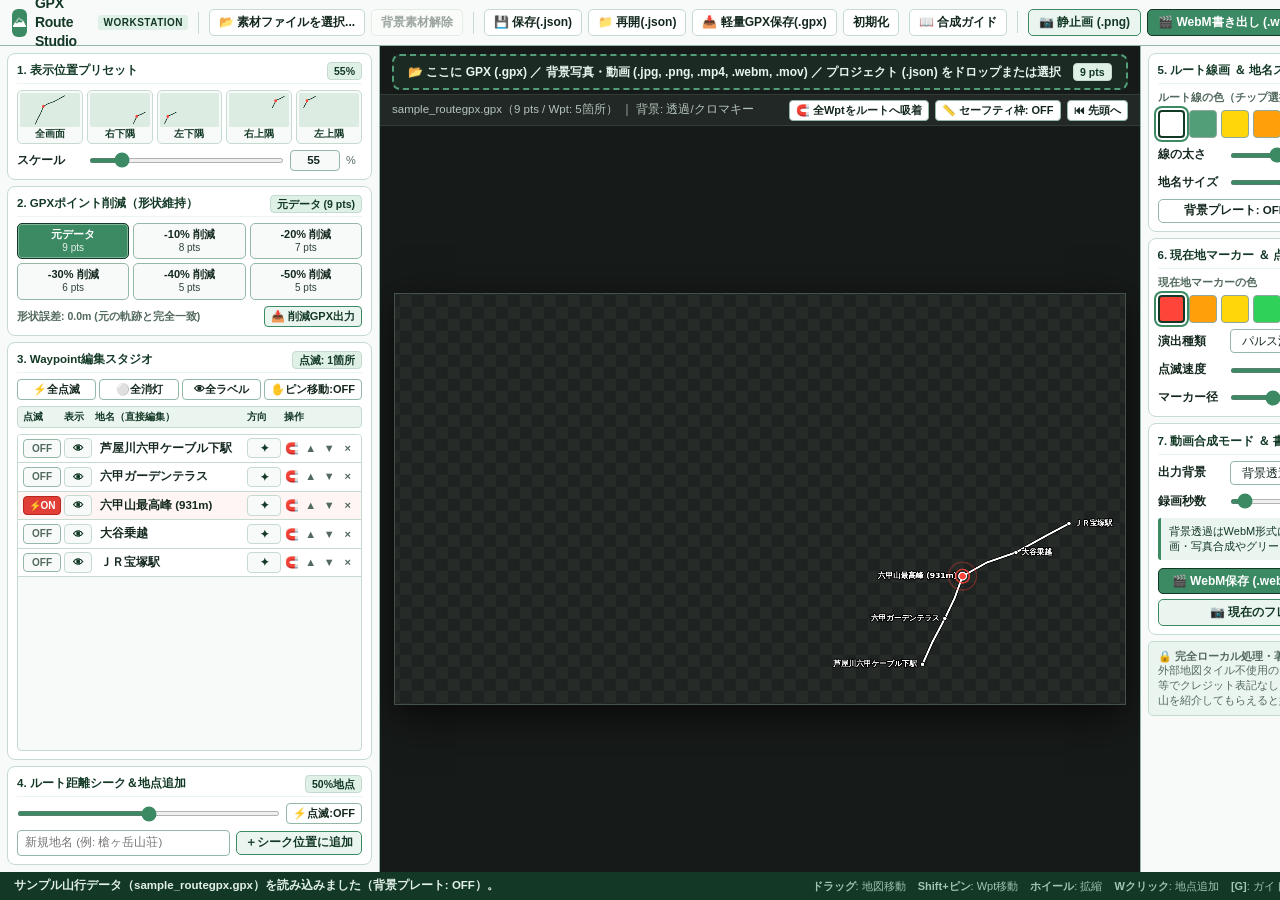
<file: index.html>
<!DOCTYPE html>
<html lang="ja">
<head>
  <meta charset="UTF-8">
  <meta name="viewport" content="width=device-width, initial-scale=1.0">
  <meta http-equiv="Cache-Control" content="no-cache, no-store, must-revalidate">
  <meta http-equiv="Pragma" content="no-cache">
  <meta http-equiv="Expires" content="0">
  <meta http-equiv="Content-Security-Policy" content="default-src 'none'; script-src 'self'; style-src 'self'; img-src blob: data:; media-src blob:; connect-src 'self'; base-uri 'none'; form-action 'none';">
  <title>GPX Route Studio Workstation</title>
  <link rel="stylesheet" href="style.css?v=20261023_4">
</head>
<body>

  <!-- クリックジャッキング防御画面 -->
  <div id="frameBlocked" class="frame-blocked" hidden>
    セキュリティ保護のため、外部フレーム（iframe）内での実行はブロックされています。直接ウィンドウで開いてください。
  </div>

  <!-- デスクトップ・ワークステーション ルートコンテナ -->
  <div id="appRoot" class="workstation">

    <!-- ==================== 上部：グローバルコマンドバー ==================== -->
    <header class="topbar">
      <div class="topbar-left">
        <div class="brand">
          <div class="mark" aria-hidden="true">⛰</div>
          <span class="brand-name">GPX Route Studio</span>
          <span class="brand-sub">WORKSTATION</span>
        </div>

        <div class="divider-v"></div>

        <!-- ファイル操作ツールバー（GPX / 写真 / 動画 / JSON 対応） -->
        <div class="toolbar-group" role="group" aria-label="ファイル操作">
          <button type="button" id="btnOpenFile" class="btn btn-toolbar" title="GPX・背景写真・背景動画・プロジェクトJSONを選択します">📂 素材ファイルを選択...</button>
          <button type="button" id="btnClearMedia" class="btn btn-toolbar" disabled title="読み込んだ背景写真・背景動画を破棄してメモリを解放します">背景素材解除</button>
        </div>

        <div class="divider-v"></div>

        <!-- プロジェクト＆GPX保存ツールバー -->
        <div class="toolbar-group" role="group" aria-label="プロジェクト管理">
          <button type="button" id="btnSaveProject" class="btn btn-toolbar" title="現在の編集状態をJSONファイルに保存します">💾 保存(.json)</button>
          <button type="button" id="btnLoadProject" class="btn btn-toolbar" title="保存したプロジェクトJSONを読み込みます">📁 再開(.json)</button>
          <input type="file" id="projectInput" accept=".json,application/json" hidden>
          <button type="button" id="btnExportGpx" class="btn btn-toolbar" title="ポイント削減およびWaypoint編集を反映した軽量GPXファイルを書き出します">📥 軽量GPX保存(.gpx)</button>
          <button type="button" id="btnResetAll" class="btn btn-toolbar" title="初期状態にリセットします">初期化</button>
        </div>
      </div>

      <!-- 右端：ガイド＆エクスポート実行ドック（PNG / WebM / MP4） -->
      <div class="topbar-right">
        <a href="guide.html" class="btn btn-toolbar" title="動画編集ソフト別の合成ガイドを開きます">📖 合成ガイド</a>
        <div class="divider-v"></div>
        <button type="button" id="btnExportPng" class="btn btn-secondary" title="現在のフレームを1920x1080のPNG静止画として保存します">📷 静止画 (.png)</button>
        <button type="button" id="btnExportWebm" class="btn btn-primary" title="背景透過アルファ対応のWebM形式でアニメーション動画を書き出します">🎬 WebM書き出し (.webm)</button>
        <button type="button" id="btnExportMp4" class="btn btn-primary" title="汎用性の高いMP4形式でアニメーション動画を書き出します">🎬 MP4書き出し (.mp4)</button>
      </div>
    </header>

    <!-- ==================== 中央：3ペイン・メインワークスペース ==================== -->
    <main class="workspace-grid">

      <!-- 【左ドック】配置・GPXポイント削減候補・Waypoint高機能エディタ -->
      <aside class="dock dock-left" aria-label="配置プリセット・GPXポイント削減・Waypoint管理">

        <!-- セクション1: 配置プリセットサムネイル (5種) -->
        <section class="dock-section">
          <div class="section-header">
            <h2>1. 表示位置プリセット</h2>
            <span id="zoomBadge" class="badge">55%</span>
          </div>
          <div class="thumbs" id="presetThumbs" role="group" aria-label="表示位置プリセット">
            <button type="button" class="thumb" data-preset="full" title="全画面（中央配置）">
              <canvas width="160" height="90"></canvas>
              <span>全画面</span>
            </button>
            <button type="button" class="thumb" data-preset="br" title="右下ミニマップ">
              <canvas width="160" height="90"></canvas>
              <span>右下隅</span>
            </button>
            <button type="button" class="thumb" data-preset="bl" title="左下ミニマップ">
              <canvas width="160" height="90"></canvas>
              <span>左下隅</span>
            </button>
            <button type="button" class="thumb" data-preset="tr" title="右上ミニマップ">
              <canvas width="160" height="90"></canvas>
              <span>右上隅</span>
            </button>
            <button type="button" class="thumb" data-preset="tl" title="左上ミニマップ">
              <canvas width="160" height="90"></canvas>
              <span>左上隅</span>
            </button>
          </div>

          <div class="control-row">
            <label for="zoomRange">スケール</label>
            <input type="range" id="zoomRange" min="0.15" max="3.0" step="0.01" value="0.55">
            <input type="number" id="zoomNum" class="num-input" min="15" max="300" step="1" value="55" aria-label="拡大率パーセント">
            <span class="unit">%</span>
          </div>
        </section>

        <!-- セクション2: GPXポイント削減（形状維持・10%〜50%減の5候補選択） -->
        <section class="dock-section">
          <div class="section-header">
            <h2>2. GPXポイント削減（形状維持）</h2>
            <span id="reductionStatsBadge" class="badge">元データ (100%)</span>
          </div>
          <div class="reduction-grid" id="reductionCandidates" role="radiogroup" aria-label="GPXポイント削減候補">
            <button type="button" class="reduction-btn" data-reduce="0" aria-pressed="true" title="削減なし（元のポイント数を維持）">
              <span class="red-title">元データ</span>
              <span class="red-pts" data-pts-for="0">- pts</span>
            </button>
            <button type="button" class="reduction-btn" data-reduce="10" aria-pressed="false" title="形状寄与度の低い直線上の点を10%削減">
              <span class="red-title">-10% 削減</span>
              <span class="red-pts" data-pts-for="10">- pts</span>
            </button>
            <button type="button" class="reduction-btn" data-reduce="20" aria-pressed="false" title="形状を維持したまま20%削減">
              <span class="red-title">-20% 削減</span>
              <span class="red-pts" data-pts-for="20">- pts</span>
            </button>
            <button type="button" class="reduction-btn" data-reduce="30" aria-pressed="false" title="形状を維持したまま30%削減（推奨バランス）">
              <span class="red-title">-30% 削減</span>
              <span class="red-pts" data-pts-for="30">- pts</span>
            </button>
            <button type="button" class="reduction-btn" data-reduce="40" aria-pressed="false" title="重要屈曲点とWaypoint周辺を保護して40%削減">
              <span class="red-title">-40% 削減</span>
              <span class="red-pts" data-pts-for="40">- pts</span>
            </button>
            <button type="button" class="reduction-btn" data-reduce="50" aria-pressed="false" title="重要屈曲点とWaypoint周辺を保護して50%半減">
              <span class="red-title">-50% 削減</span>
              <span class="red-pts" data-pts-for="50">- pts</span>
            </button>
          </div>
          <div class="reduction-footer">
            <span id="reductionErrorInfo" class="sub-label">形状誤差: 0.0m (Waypointアンカー保護済)</span>
            <button type="button" id="btnExportGpxSide" class="btn btn-xs btn-secondary" title="選択中の削減率とWaypoint編集を反映したGPXファイルを保存します">📥 削減GPX出力</button>
          </div>
        </section>

        <!-- セクション3: 強化版 Waypointダイレクト編集スタジオ -->
        <section class="dock-section dock-section-grow">
          <div class="section-header">
            <h2>3. Waypoint編集スタジオ</h2>
            <span id="blinkCountBadge" class="badge">点滅: 0箇所</span>
          </div>

          <div class="table-toolbar-4">
            <button type="button" id="btnBlinkAllOn" class="btn btn-xs" title="全地点の点滅をON">⚡全点滅</button>
            <button type="button" id="btnBlinkAllOff" class="btn btn-xs" title="全地点の点滅をOFF">⚪全消灯</button>
            <button type="button" id="btnLabelAllToggle" class="btn btn-xs" title="全地名ラベルの表示切替">👁全ラベル</button>
            <button type="button" id="btnToggleWptDragMode" class="btn btn-xs" aria-pressed="false" title="ONにするとキャンバス上のWaypointピンをマウスドラッグで直接移動できます（Shift+ドラッグでも常時可能）">✋ピン移動:OFF</button>
          </div>

          <div class="wpt-table-head">
            <span title="点滅ON/OFF（Shift+クリックで単独点滅）">点滅</span>
            <span title="ラベル表示ON/OFF">表示</span>
            <span>地名（直接編集）</span>
            <span title="ラベルの引き出し方向（自動/8方向）">方向</span>
            <span title="最寄りのルート線上へ吸着 / 順序移動 / 削除">操作</span>
          </div>

          <div id="wptTableBody" class="wpt-table-body" role="region" aria-label="Waypoint直接編集リスト"></div>
          <select id="wptSelect" hidden></select>
        </section>

        <!-- セクション4: 距離比例シーク ＆ 任意地点追加 -->
        <section class="dock-section">
          <div class="section-header">
            <h2>4. ルート距離シーク＆地点追加</h2>
            <span id="seekBadge" class="badge">50%地点</span>
          </div>
          <div class="control-row">
            <input type="range" id="routeSeekRange" min="0" max="1000" value="500" title="ルート上の位置を距離比例で移動します">
            <button type="button" id="btnToggleSeekBlink" class="btn btn-xs" aria-pressed="false" title="シーク位置の点滅ON/OFF">⚡点滅:OFF</button>
          </div>
          <div class="control-row">
            <input type="text" id="newSeekWptInput" class="text-input" maxlength="40" placeholder="新規地名 (例: 槍ヶ岳山荘)">
            <button type="button" id="btnAddWptAtSeek" class="btn btn-sm btn-secondary">＋シーク位置に追加</button>
          </div>
        </section>

      </aside>

      <!-- 【中央ペイン】専用ドロップバー ＆ 16:9 メインビューポート -->
      <section class="viewport-pane" aria-label="メインプレビュービューポート">

        <!-- 常設ドラッグ＆ドロップゾーン（GPX / 写真 / 動画 / JSON 対応） -->
        <label id="fileZone" class="file-zone" tabindex="0">
          <span class="file-zone-main">📂 ここに GPX (.gpx) ／ 背景写真・動画 (.jpg, .png, .mp4, .webm, .mov) ／ プロジェクト (.json) をドロップまたは選択</span>
          <span id="pointBadge" class="badge">0 pts</span>
          <input type="file" id="fileInput" accept=".gpx,.xml,application/gpx+xml,text/xml,image/jpeg,image/png,image/webp,video/mp4,video/webm,video/quicktime,.mp4,.webm,.mov,.json,application/json" multiple>
        </label>

        <!-- ビューポート制御サブバー -->
        <div class="viewport-bar">
          <span id="metaInfo" class="meta-text">GPXファイルをドロップまたは選択してください。</span>
          <div class="viewport-tools">
            <button type="button" id="btnSyncVideoDur" class="btn btn-xs" hidden title="録画秒数を読み込んだ背景動画の長さに合わせます">⏱ 録画秒数を背景動画に合わせる</button>
            <button type="button" id="btnSnapAllWpts" class="btn btn-xs" title="すべてのWaypointを最寄りのルート線上へ一括吸着（スナップ）させます">🧲 全Wptをルートへ吸着</button>
            <button type="button" id="btnToggleGuide" class="btn btn-xs" aria-pressed="false" title="動画編集時の配置確認用16:9セーフティ枠を表示します（書き出し時は自動で消えます）[ショートカット: G]">📏 セーフティ枠: OFF</button>
            <button type="button" id="btnResetAnim" class="btn btn-xs" title="アニメーション周期と背景動画を先頭(0秒)にリセットします [ショートカット: Space]">⏮ 先頭へ</button>
          </div>
        </div>

        <!-- 16:9 キャンバスステージ -->
        <div class="preview" id="previewContainer">
          <div id="emptyState" class="empty" role="button" tabindex="0" title="クリックしてファイルを選択、またはここにファイルをドロップ">
            <strong>📂 GPXファイル・背景写真・背景動画をここにドロップ</strong>
            <span>手持ちの <b>.gpx ファイル</b>、合成したい <b>写真・動画 (.mp4 / .webm / .mov)</b>、または保存した <b>.json プロジェクト</b> をドラッグ＆ドロップしてください。<br>（クリックするとファイル選択ウィンドウが開きます）</span>
          </div>

          <div id="canvasStage" class="canvas-stage" hidden>
            <canvas id="mainCanvas" width="1920" height="1080" tabindex="0" aria-label="登山ルートアニメーションプレビュー"></canvas>
            <!-- セーフティガイドオーバーレイ（デフォルトOFF・録画データには写り込まないDOM枠） -->
            <div id="safetyGuideOverlay" class="safety-guide" aria-hidden="true" hidden>
              <div class="guide-action-safe">
                <span class="guide-label">90% Action Safe (1920×1080)</span>
              </div>
              <div class="guide-title-safe">
                <span class="guide-label">80% Title / YouTube UI Safe</span>
              </div>
              <div class="guide-crosshair-h"></div>
              <div class="guide-crosshair-v"></div>
            </div>
          </div>
        </div>

        <!-- ダブルクリック時のフローティング地点追加バー -->
        <div id="wptEditorPanel" class="floating-editor" hidden>
          <label for="wptNameInput" id="wptEditorTitle">ダブルクリック地点にWaypointを追加:</label>
          <input type="text" id="wptNameInput" class="text-input" maxlength="40" placeholder="例: 穂高岳山荘">
          <label class="inline-chk"><input type="checkbox" id="wptSnapOnAdd" checked>最寄りルートに吸着</label>
          <button type="button" id="btnSaveWptName" class="btn btn-sm btn-primary">確定 (Enter)</button>
          <button type="button" id="btnCancelWptName" class="btn btn-sm">キャンセル (Esc)</button>
        </div>

      </section>

      <!-- 【右ドック】スタイル・アニメーション・動画書き出しインスペクター -->
      <aside class="dock dock-right" aria-label="スタイルおよび動画書き出し設定">

        <!-- セクション5: ルート線画＆ラベル外観 -->
        <section class="dock-section">
          <div class="section-header">
            <h2>5. ルート線画 ＆ 地名スタイル</h2>
            <span id="lineColorBadge" class="badge">#FFFFFF</span>
          </div>

          <div class="sub-label">ルート線の色（チップ選択または右端で自由選択）</div>
          <div class="swatch-row" id="lineColorRow" role="radiogroup" aria-label="ルート線の色">
            <button type="button" class="swatch" data-color="#ffffff" aria-pressed="true" title="ホワイト (#FFFFFF)"></button>
            <button type="button" class="swatch" data-color="#529e78" aria-pressed="false" title="うぐいす (#529E78)"></button>
            <button type="button" class="swatch" data-color="#ffd60a" aria-pressed="false" title="イエロー (#FFD60A)"></button>
            <button type="button" class="swatch" data-color="#ff9f0a" aria-pressed="false" title="オレンジ (#FF9F0A)"></button>
            <button type="button" class="swatch" data-color="#ff453a" aria-pressed="false" title="レッド (#FF453A)"></button>
            <button type="button" class="swatch" data-color="#64d2ff" aria-pressed="false" title="スカイブルー (#64D2FF)"></button>
            <button type="button" class="swatch" data-color="#30d158" aria-pressed="false" title="グリーン (#30D158)"></button>
            <button type="button" class="swatch" data-color="#bf5af2" aria-pressed="false" title="パープル (#BF5AF2)"></button>
            <button type="button" class="swatch" data-color="#193326" aria-pressed="false" title="濃緑墨 (#193326)"></button>
            <input type="color" id="lineCustomColor" class="color-picker" value="#ffffff" title="自由な色を選択">
          </div>

          <div class="control-row">
            <label for="lineWidthRange">線の太さ</label>
            <input type="range" id="lineWidthRange" min="1" max="16" step="0.5" value="5">
            <input type="number" id="lineWidthNum" class="num-input" min="1" max="16" step="0.5" value="5">
            <span class="unit">px</span>
          </div>

          <div class="control-row">
            <label for="fontSizeRange">地名サイズ</label>
            <input type="range" id="fontSizeRange" min="11" max="38" step="1" value="20">
            <input type="number" id="fontSizeNum" class="num-input" min="11" max="38" step="1" value="20">
            <span class="unit">px</span>
          </div>

          <div class="button-pair">
            <button type="button" id="btnTogglePlate" class="btn btn-sm" aria-pressed="false" title="ミニマップ背後の座布団プレート表示切替 [ショートカット: P]">背景プレート: OFF</button>
            <button type="button" id="btnToggleOutline" class="btn btn-sm" aria-pressed="true" title="ルート線と文字の黒フチ取り表示切替">黒フチ取り: ON</button>
          </div>
          <span id="sizeBadge" hidden>5px / 20px</span>
        </section>

        <!-- セクション6: 現在地マーカー＆アニメーション設定 -->
        <section class="dock-section">
          <div class="section-header">
            <h2>6. 現在地マーカー ＆ 点滅演出</h2>
            <span id="markerColorBadge" class="badge">#FF453A</span>
          </div>

          <div class="sub-label">現在地マーカーの色</div>
          <div class="swatch-row" id="markerColorRow" role="radiogroup" aria-label="現在地マーカーの色">
            <button type="button" class="swatch" data-color="#ff453a" aria-pressed="true" title="レッド (#FF453A)"></button>
            <button type="button" class="swatch" data-color="#ff9f0a" aria-pressed="false" title="オレンジ (#FF9F0A)"></button>
            <button type="button" class="swatch" data-color="#ffd60a" aria-pressed="false" title="イエロー (#FFD60A)"></button>
            <button type="button" class="swatch" data-color="#30d158" aria-pressed="false" title="グリーン (#30D158)"></button>
            <button type="button" class="swatch" data-color="#529e78" aria-pressed="false" title="うぐいす (#529E78)"></button>
            <button type="button" class="swatch" data-color="#64d2ff" aria-pressed="false" title="シアン (#64D2FF)"></button>
            <button type="button" class="swatch" data-color="#0a84ff" aria-pressed="false" title="ブルー (#0A84FF)"></button>
            <button type="button" class="swatch" data-color="#ff375f" aria-pressed="false" title="ピンク (#FF375F)"></button>
            <button type="button" class="swatch" data-color="#ffffff" aria-pressed="false" title="ホワイト (#FFFFFF)"></button>
            <input type="color" id="markerCustomColor" class="color-picker" value="#ff453a" title="自由な色を選択">
          </div>

          <div class="control-row">
            <label for="animTypeSelect">演出種類</label>
            <select id="animTypeSelect" class="select-input">
              <option value="pulse">パルス波（広がる二重同心円）</option>
              <option value="blink">ブリージング（緩やかな明滅）</option>
              <option value="radar">ターゲットスコープ（回転照準）</option>
              <option value="progress">ルート定速進行＋先端パルス</option>
            </select>
          </div>

          <div class="control-row">
            <label for="animSpeedRange">点滅速度</label>
            <input type="range" id="animSpeedRange" min="0.5" max="5.0" step="0.1" value="2.0">
            <input type="number" id="animSpeedNum" class="num-input" min="0.5" max="5.0" step="0.1" value="2.0">
            <span class="unit">x</span>
          </div>

          <div class="control-row">
            <label for="markerSizeRange">マーカー径</label>
            <input type="range" id="markerSizeRange" min="5" max="26" step="1" value="10">
            <input type="number" id="markerSizeNum" class="num-input" min="5" max="26" step="1" value="10">
            <span class="unit">px</span>
          </div>
          <span id="speedBadge" hidden>2.0x / 10px</span>
        </section>

        <!-- セクション7: 動画合成・クロマキー出力設定（WebM / MP4 両対応） -->
        <section class="dock-section">
          <div class="section-header">
            <h2>7. 動画合成モード ＆ 書き出し</h2>
            <span id="secBadge" class="badge">5秒</span>
          </div>

          <div class="control-row">
            <label for="bgModeSelect">出力背景</label>
            <select id="bgModeSelect" class="select-input">
              <option value="transparent">背景透過（WebMアルファ / 写真・動画合成）</option>
              <option value="green">グリーンバック（#00FF00 防スピル済）</option>
              <option value="blue">ブルーバック（#0000FF 防スピル済）</option>
              <option value="black">ブラック背景（#000000 スクリーン用）</option>
            </select>
          </div>

          <div class="control-row">
            <label for="recordSecRange">録画秒数</label>
            <input type="range" id="recordSecRange" min="2" max="60" step="1" value="5">
            <input type="number" id="recordSecNum" class="num-input" min="2" max="60" step="1" value="5">
            <span class="unit">秒</span>
          </div>

          <p id="chromaHint" class="hint-box">
            背景透過はWebM形式に対応。MP4書き出し時は背景動画・写真合成やグリーンバック等に最適です。
          </p>

          <div class="export-dock">
            <div class="button-pair">
              <button type="button" id="btnExportWebmSide" class="btn btn-primary" title="アルファ透過対応のWebM動画として保存します">🎬 WebM保存 (.webm)</button>
              <button type="button" id="btnExportMp4Side" class="btn btn-primary" title="汎用MP4動画として保存します">🎬 MP4保存 (.mp4)</button>
            </div>
            <button type="button" id="btnExportPngSide" class="btn btn-secondary btn-block">📷 現在のフレームを静止画保存 (.png)</button>
          </div>
        </section>

        <!-- ライセンス・セキュリティ保証 -->
        <div class="privacy-box">
          🔒 <b>完全ローカル処理・著作権フリー</b><br>
          外部地図タイル不使用のため、出力した動画・画像はYouTube等でクレジット表記なし・商用フリーで合成できます。武庫労山を紹介してもらえると嬉しいです。
        </div>

      </aside>

    </main>

    <!-- ==================== 下部：ステータス＆ショートカットバー ==================== -->
    <footer class="statusbar">
      <div id="statusBox" class="status-msg" role="status" aria-live="polite">
        準備完了。GPXファイルや背景写真・動画をドロップまたは選択してください。
      </div>
      <div class="shortcut-hints">
        <span><b>ドラッグ</b>: 地図移動</span>
        <span><b>Shift+ピン</b>: Wpt移動</span>
        <span><b>ホイール</b>: 拡縮</span>
        <span><b>Wクリック</b>: 地点追加</span>
        <span><b>[G]</b>: ガイド枠</span>
        <span><b>[P]</b>: プレート</span>
        <span><b>[Space]</b>: 先頭再生</span>
      </div>
    </footer>

  </div>

  <script src="app.js?v=20261023_4" defer></script>
</body>
</html>
</file>
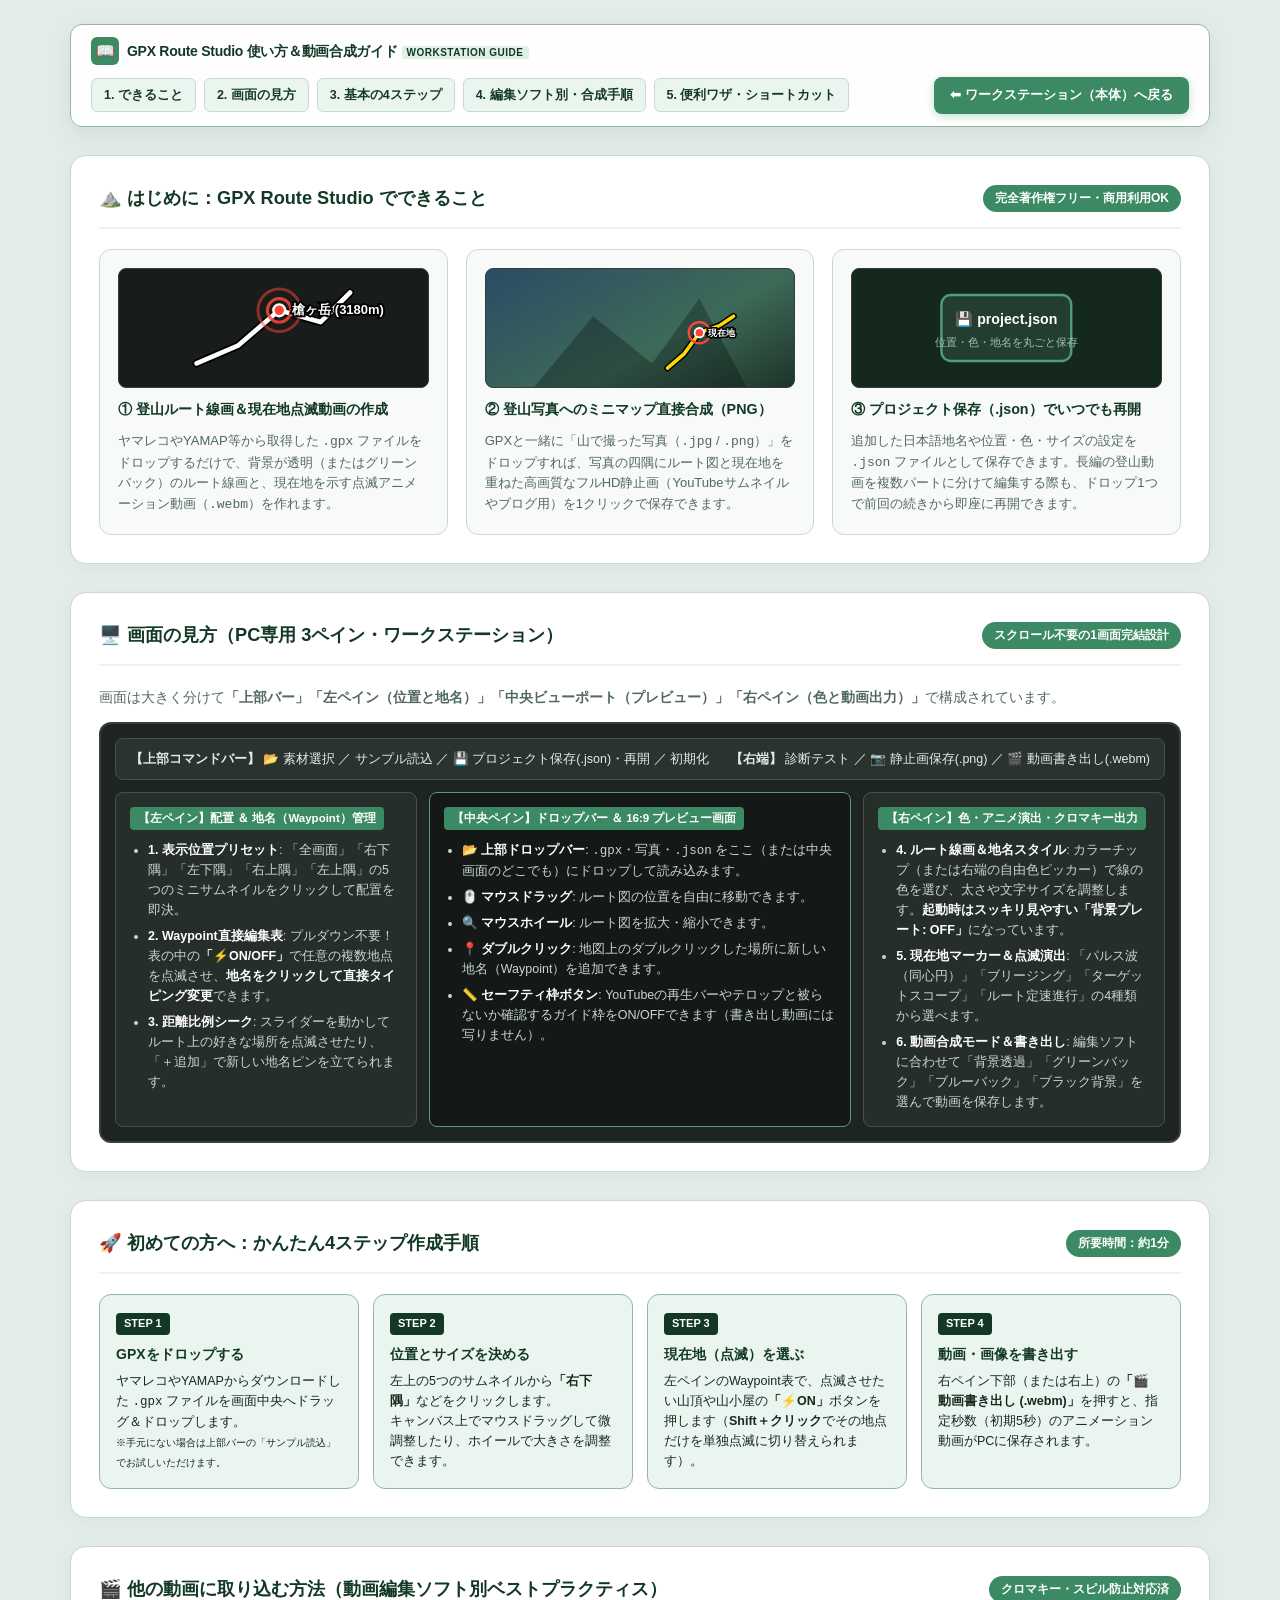
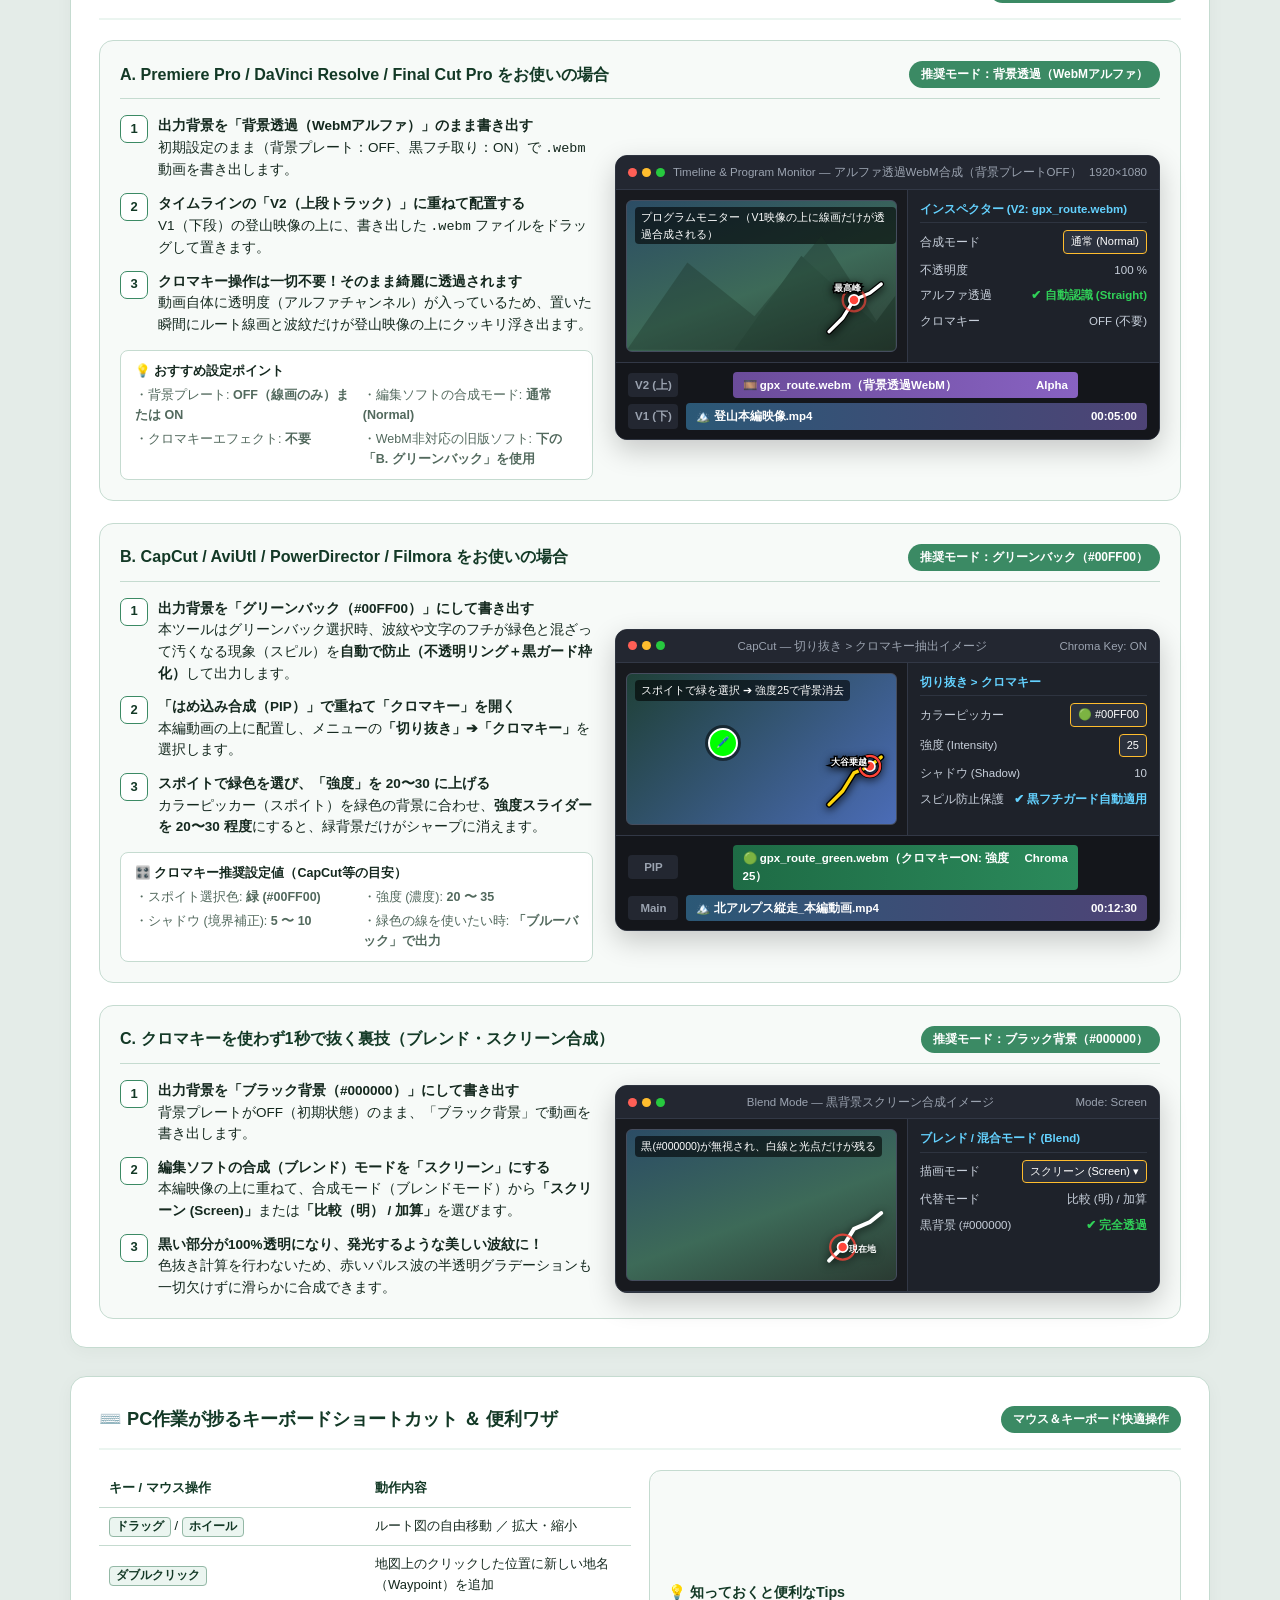
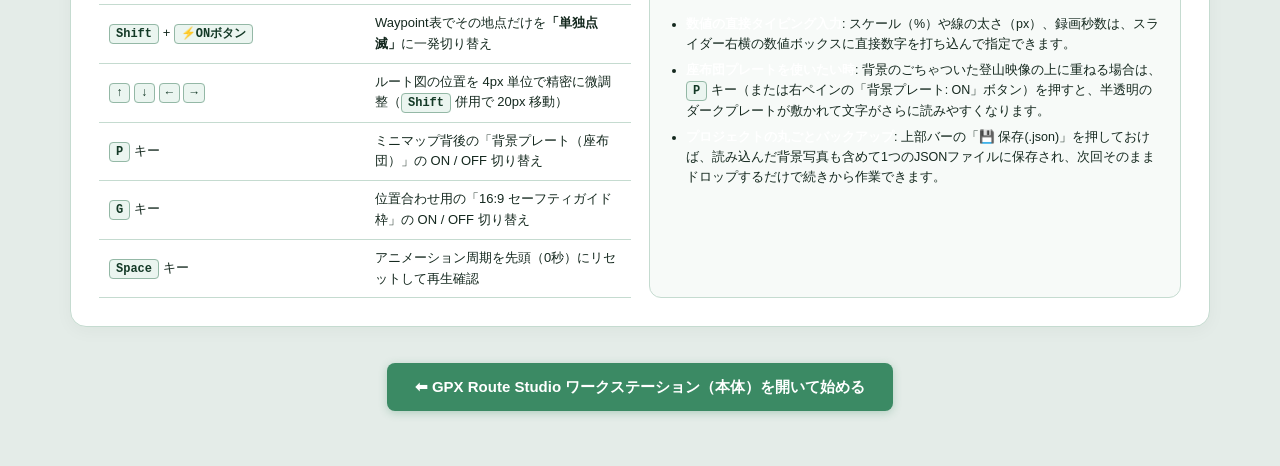
<file: guide.html>
<!DOCTYPE html>
<html lang="ja">
<head>
  <meta charset="UTF-8">
  <meta name="viewport" content="width=device-width, initial-scale=1.0">
  <meta http-equiv="Content-Security-Policy" content="default-src 'none'; style-src 'self' 'unsafe-inline'; img-src 'self' data:; base-uri 'none'; form-action 'none';">
  <title>使い方＆動画合成ガイド - GPX Route Studio Workstation</title>
  <link rel="stylesheet" href="style.css?v=20261023_2">
  <style>
    /* ==========================================================================
       ガイドページ専用スタイル（style.cssのoverflow:hiddenを解除し縦スクロール可能に）
       ========================================================================== */
    html, body {
      height: auto !important;
      overflow-y: auto !important;
      overflow-x: hidden !important;
      user-select: text !important;
      background: var(--bg-app, #e4ece8);
      font-size: 14px;
      line-height: 1.6;
    }

    .guide-container {
      max-width: 1180px;
      margin: 0 auto;
      padding: 24px 20px 60px;
      display: flex;
      flex-direction: column;
      gap: 28px;
    }

    /* 上部スティッキーナビゲーションバー */
    .guide-header {
      position: sticky;
      top: 12px;
      z-index: 100;
      background: rgba(255, 255, 255, 0.95);
      backdrop-filter: blur(8px);
      border: 1px solid var(--line-strong, #94b8a6);
      border-radius: 12px;
      padding: 12px 20px;
      display: flex;
      align-items: center;
      justify-content: space-between;
      flex-wrap: wrap;
      gap: 12px;
      box-shadow: 0 8px 24px rgba(19, 57, 38, 0.08);
    }

    .guide-nav {
      display: flex;
      align-items: center;
      gap: 8px;
      flex-wrap: wrap;
    }

    .nav-anchor {
      text-decoration: none;
      color: var(--deep, #133926);
      background: var(--pale, #ebf5f0);
      border: 1px solid var(--line, #c5dbd0);
      padding: 6px 12px;
      border-radius: 6px;
      font-size: 12.5px;
      font-weight: 700;
      transition: 0.15s;
    }
    .nav-anchor:hover {
      background: var(--uguisu-soft, #dff0e7);
      border-color: var(--uguisu, #3b8a64);
    }

    .btn-back-app {
      text-decoration: none;
      background: var(--uguisu, #3b8a64);
      color: #ffffff;
      padding: 8px 16px;
      border-radius: 8px;
      font-weight: 700;
      font-size: 13px;
      display: inline-flex;
      align-items: center;
      gap: 6px;
      box-shadow: 0 2px 8px rgba(59, 138, 100, 0.3);
      transition: background-color 0.15s;
    }
    .btn-back-app:hover {
      background: var(--uguisu-hover, #2d7050);
    }

    /* セクション共通カード */
    .guide-section {
      background: #ffffff;
      border: 1px solid var(--line, #c5dbd0);
      border-radius: 16px;
      padding: 28px;
      box-shadow: 0 4px 18px rgba(19, 57, 38, 0.04);
    }

    .sec-title-bar {
      display: flex;
      align-items: center;
      justify-content: space-between;
      flex-wrap: wrap;
      gap: 10px;
      padding-bottom: 14px;
      border-bottom: 2px solid var(--pale, #ebf5f0);
      margin-bottom: 20px;
    }

    .sec-title-bar h2 {
      margin: 0;
      font-size: 1.3rem;
      color: var(--deep, #133926);
      display: flex;
      align-items: center;
      gap: 10px;
    }

    .sec-badge {
      background: var(--uguisu, #3b8a64);
      color: #ffffff;
      padding: 4px 12px;
      border-radius: 999px;
      font-size: 12px;
      font-weight: 700;
    }

    /* 1. 初見向け「何ができるか」3カラムカード */
    .feature-cards {
      display: grid;
      grid-template-columns: repeat(3, 1fr);
      gap: 18px;
    }

    .feature-card {
      background: var(--bg-panel, #f7faf8);
      border: 1px solid var(--line, #c5dbd0);
      border-radius: 12px;
      padding: 18px;
      display: flex;
      flex-direction: column;
      gap: 10px;
    }

    .feature-visual {
      height: 120px;
      background: #181c1a;
      border-radius: 8px;
      border: 1px solid #353f3a;
      display: grid;
      place-items: center;
      position: relative;
      overflow: hidden;
    }

    .feature-card h3 {
      margin: 0;
      font-size: 1.02rem;
      color: var(--deep, #133926);
    }

    .feature-card p {
      margin: 0;
      font-size: 13px;
      color: var(--muted, #52695d);
    }

    /* 2. ワークステーション3ペイン画面解剖図 */
    .ui-anatomy {
      background: #1e2421;
      border: 2px solid #35423c;
      border-radius: 12px;
      padding: 14px;
      color: #e2ece7;
      display: grid;
      grid-template-rows: auto 1fr;
      gap: 12px;
    }

    .anatomy-topbar {
      background: #2b332f;
      border: 1px solid #45524b;
      border-radius: 8px;
      padding: 10px 14px;
      display: flex;
      align-items: center;
      justify-content: space-between;
      font-size: 12.5px;
    }

    .anatomy-panes {
      display: grid;
      grid-template-columns: 1fr 1.4fr 1fr;
      gap: 12px;
    }

    .anatomy-pane {
      background: #262e2a;
      border: 1px solid #45524b;
      border-radius: 8px;
      padding: 14px;
      display: flex;
      flex-direction: column;
      gap: 10px;
    }

    .anatomy-pane.center-pane {
      background: #141816;
      border-color: #529e78;
    }

    .pane-tag {
      display: inline-block;
      background: var(--uguisu, #3b8a64);
      color: #fff;
      font-weight: 700;
      font-size: 11.5px;
      padding: 2px 8px;
      border-radius: 4px;
      align-self: flex-start;
    }

    .pane-list {
      margin: 0;
      padding-left: 18px;
      font-size: 12.5px;
      color: #c8d8d0;
      display: grid;
      gap: 6px;
    }

    .pane-list b {
      color: #ffffff;
    }

    /* 3. かんたん4ステップ操作フロー */
    .workflow-steps {
      display: grid;
      grid-template-columns: repeat(4, 1fr);
      gap: 14px;
    }

    .wf-card {
      background: var(--pale, #ebf5f0);
      border: 1px solid var(--line-strong, #94b8a6);
      border-radius: 12px;
      padding: 16px;
      position: relative;
    }

    .wf-num {
      display: inline-block;
      background: var(--deep, #133926);
      color: #ffffff;
      font-weight: 800;
      font-size: 11px;
      padding: 2px 8px;
      border-radius: 4px;
      margin-bottom: 8px;
    }

    .wf-card h3 {
      margin: 0 0 6px;
      font-size: 1rem;
      color: var(--deep, #133926);
    }

    .wf-card p {
      margin: 0;
      font-size: 12.5px;
      color: var(--ink, #14281e);
    }

    /* 4. 動画編集ソフト別キャプチャ図解 */
    .software-list {
      display: grid;
      gap: 22px;
    }

    .sw-block {
      border: 1px solid var(--line, #c5dbd0);
      border-radius: 14px;
      padding: 20px;
      background: var(--bg-panel, #f7faf8);
    }

    .sw-head {
      display: flex;
      align-items: center;
      justify-content: space-between;
      flex-wrap: wrap;
      gap: 10px;
      margin-bottom: 16px;
      padding-bottom: 10px;
      border-bottom: 1px solid var(--line, #c5dbd0);
    }

    .sw-head h3 {
      margin: 0;
      font-size: 1.15rem;
      color: var(--deep, #133926);
    }

    .sw-body {
      display: grid;
      grid-template-columns: 1fr 1.15fr;
      gap: 22px;
      align-items: center;
    }

    .step-ol {
      margin: 0;
      padding: 0;
      list-style: none;
      display: grid;
      gap: 12px;
    }

    .step-li {
      display: grid;
      grid-template-columns: 28px 1fr;
      gap: 10px;
      align-items: start;
      font-size: 13.5px;
    }

    .step-circle {
      width: 28px;
      height: 28px;
      border-radius: 7px;
      background: #ffffff;
      border: 1.5px solid var(--uguisu, #3b8a64);
      color: var(--deep, #133926);
      font-weight: 800;
      display: grid;
      place-items: center;
      font-size: 13px;
    }

    .param-box {
      margin-top: 14px;
      background: #ffffff;
      border: 1px solid var(--line, #c5dbd0);
      border-radius: 8px;
      padding: 10px 14px;
      font-size: 12.5px;
    }

    .param-grid {
      display: grid;
      grid-template-columns: 1fr 1fr;
      gap: 4px 12px;
      margin-top: 4px;
      color: var(--muted, #52695d);
    }

    /* 疑似編集ソフトウィンドウ（キャプチャ図解） */
    .mock-window {
      background: #181a1f;
      border-radius: 12px;
      border: 1px solid #2e3440;
      overflow: hidden;
      color: #e5e9f0;
      box-shadow: 0 10px 28px rgba(0, 0, 0, 0.2);
      user-select: none;
    }

    .mock-titlebar {
      background: #232731;
      padding: 7px 12px;
      display: flex;
      align-items: center;
      justify-content: space-between;
      border-bottom: 1px solid #323846;
      font-size: 11.5px;
      color: #9ba3b0;
    }

    .window-dots {
      display: flex;
      gap: 5px;
    }
    .window-dots i {
      width: 9px;
      height: 9px;
      border-radius: 50%;
      display: inline-block;
    }
    .dot-r { background: #ff5f56; }
    .dot-y { background: #ffbd2e; }
    .dot-g { background: #27c93f; }

    .mock-workspace {
      display: grid;
      grid-template-columns: 1.15fr 1fr;
      border-bottom: 1px solid #323846;
    }

    .mock-monitor {
      position: relative;
      background: linear-gradient(160deg, #2b4c65 0%, #3d6a58 55%, #2a3b32 100%);
      aspect-ratio: 16 / 9;
      margin: 10px;
      border-radius: 6px;
      border: 1px solid #454d5e;
      overflow: hidden;
      display: flex;
      align-items: flex-end;
      justify-content: flex-end;
      padding: 8px;
    }

    .mock-monitor-label {
      position: absolute;
      top: 6px;
      left: 8px;
      background: rgba(0, 0, 0, 0.6);
      color: #fff;
      font-size: 10.5px;
      padding: 2px 6px;
      border-radius: 4px;
    }

    .mock-minimap-clean {
      width: 68px;
      height: 68px;
      position: relative;
      filter: drop-shadow(0 2px 4px rgba(0,0,0,0.85));
    }

    .mock-inspector {
      background: #1e222a;
      border-left: 1px solid #323846;
      padding: 10px 12px;
      font-size: 11.5px;
      display: flex;
      flex-direction: column;
      gap: 7px;
    }

    .inspector-title {
      font-weight: 700;
      color: #64d2ff;
      border-bottom: 1px solid #2e3440;
      padding-bottom: 4px;
    }

    .inspector-row {
      display: flex;
      align-items: center;
      justify-content: space-between;
      gap: 6px;
      color: #c8d0db;
    }

    .mock-pill {
      background: #2b313d;
      border: 1px solid #ffbd2e;
      padding: 2px 7px;
      border-radius: 4px;
      font-size: 11px;
      color: #fff;
      display: inline-flex;
      align-items: center;
      gap: 4px;
    }

    .mock-timeline {
      background: #14161b;
      padding: 9px 12px;
      font-size: 11.5px;
      display: grid;
      gap: 5px;
    }

    .track-row {
      display: grid;
      grid-template-columns: 50px 1fr;
      gap: 8px;
      align-items: center;
    }

    .track-head {
      background: #232731;
      color: #9ba3b0;
      padding: 3px 6px;
      border-radius: 4px;
      text-align: center;
      font-weight: 700;
    }

    .track-clip {
      padding: 4px 10px;
      border-radius: 4px;
      font-weight: 600;
      color: #fff;
      display: flex;
      justify-content: space-between;
    }

    /* ショートカット＆Tips表 */
    .tips-grid {
      display: grid;
      grid-template-columns: 1fr 1fr;
      gap: 18px;
    }

    .kbd-table {
      width: 100%;
      border-collapse: collapse;
      font-size: 13px;
    }
    .kbd-table th, .kbd-table td {
      border-bottom: 1px solid var(--line, #c5dbd0);
      padding: 8px 10px;
      text-align: left;
    }
    .kbd-table th {
      color: var(--deep, #133926);
      width: 42%;
    }
    kbd {
      background: var(--pale, #ebf5f0);
      border: 1px solid var(--line-strong, #94b8a6);
      border-radius: 4px;
      padding: 2px 6px;
      font-family: ui-monospace, monospace;
      font-size: 12px;
      font-weight: 700;
      color: var(--deep, #133926);
    }

    @media (max-width: 920px) {
      .feature-cards,
      .anatomy-panes,
      .workflow-steps,
      .sw-body,
      .mock-workspace,
      .tips-grid {
        grid-template-columns: 1fr;
      }
    }
  </style>
</head>
<body>

  <div class="guide-container">

    <!-- ==================== スティッキーヘッダー ==================== -->
    <header class="guide-header">
      <div class="brand">
        <div class="mark" aria-hidden="true">📖</div>
        <div>
          <span class="brand-name">GPX Route Studio 使い方＆動画合成ガイド</span>
          <span class="brand-sub">WORKSTATION GUIDE</span>
        </div>
      </div>

      <nav class="guide-nav" aria-label="ページ内目次">
        <a href="#sec-overview" class="nav-anchor">1. できること</a>
        <a href="#sec-anatomy" class="nav-anchor">2. 画面の見方</a>
        <a href="#sec-steps" class="nav-anchor">3. 基本の4ステップ</a>
        <a href="#sec-video" class="nav-anchor">4. 編集ソフト別・合成手順</a>
        <a href="#sec-shortcuts" class="nav-anchor">5. 便利ワザ・ショートカット</a>
      </nav>

      <a href="index.html" class="btn-back-app">⬅ ワークステーション（本体）へ戻る</a>
    </header>

    <!-- ==================== セクション1: 3秒でわかる！できること3選 ==================== -->
    <section id="sec-overview" class="guide-section">
      <div class="sec-title-bar">
        <h2>⛰️ はじめに：GPX Route Studio でできること</h2>
        <span class="sec-badge">完全著作権フリー・商用利用OK</span>
      </div>

      <div class="feature-cards">
        <!-- カード1 -->
        <div class="feature-card">
          <div class="feature-visual">
            <svg viewBox="0 0 180 100" style="width:100%;height:100%;">
              <!-- チェッカー背景風 -->
              <polyline points="25,80 60,65 95,35 130,45 155,20" fill="none" stroke="#000" stroke-width="7" stroke-linecap="round" stroke-linejoin="round"/>
              <polyline points="25,80 60,65 95,35 130,45 155,20" fill="none" stroke="#ffffff" stroke-width="4" stroke-linecap="round" stroke-linejoin="round"/>
              <circle cx="95" cy="35" r="18" fill="none" stroke="rgba(255,69,58,0.5)" stroke-width="2.5"/>
              <circle cx="95" cy="35" r="10" fill="none" stroke="rgba(255,69,58,0.85)" stroke-width="2.5"/>
              <circle cx="95" cy="35" r="5" fill="#ff453a" stroke="#fff" stroke-width="2"/>
              <text x="106" y="38" fill="#fff" stroke="#000" stroke-width="3" paint-order="stroke" font-size="11" font-weight="bold">槍ヶ岳 (3180m)</text>
            </svg>
          </div>
          <h3>① 登山ルート線画＆現在地点滅動画の作成</h3>
          <p>
            ヤマレコやYAMAP等から取得した <code>.gpx</code> ファイルをドロップするだけで、背景が透明（またはグリーンバック）のルート線画と、現在地を示す点滅アニメーション動画（<code>.webm</code>）を作れます。
          </p>
        </div>

        <!-- カード2 -->
        <div class="feature-card">
          <div class="feature-visual" style="background: linear-gradient(150deg, #2b4c65 0%, #3d6a58 60%, #1e3329 100%);">
            <svg viewBox="0 0 180 100" style="width:100%;height:100%;">
              <polygon points="0,100 50,40 100,80 140,25 180,100" fill="rgba(0,0,0,0.28)"/>
              <!-- 右下ミニマップ合成 -->
              <g transform="translate(105, 32)">
                <polyline points="8,52 22,40 35,22 52,16 64,8" fill="none" stroke="#000" stroke-width="5.5" stroke-linecap="round"/>
                <polyline points="8,52 22,40 35,22 52,16 64,8" fill="none" stroke="#ffd60a" stroke-width="3" stroke-linecap="round"/>
                <circle cx="35" cy="22" r="9" fill="none" stroke="#ff453a" stroke-width="2"/>
                <circle cx="35" cy="22" r="4" fill="#ff453a" stroke="#fff" stroke-width="1.5"/>
                <text x="42" y="25" fill="#fff" stroke="#000" stroke-width="2.5" paint-order="stroke" font-size="8" font-weight="bold">現在地</text>
              </g>
            </svg>
          </div>
          <h3>② 登山写真へのミニマップ直接合成（PNG）</h3>
          <p>
            GPXと一緒に「山で撮った写真（<code>.jpg</code> / <code>.png</code>）」をドロップすれば、写真の四隅にルート図と現在地を重ねた高画質なフルHD静止画（YouTubeサムネイルやブログ用）を1クリックで保存できます。
          </p>
        </div>

        <!-- カード3 -->
        <div class="feature-card">
          <div class="feature-visual" style="background: #14281e;">
            <svg viewBox="0 0 180 100" style="width:100%;height:100%;">
              <rect x="35" y="22" width="110" height="56" rx="8" fill="#233d30" stroke="#529e78" stroke-width="2"/>
              <text x="90" y="47" text-anchor="middle" fill="#fff" font-size="12" font-weight="bold">💾 project.json</text>
              <text x="90" y="65" text-anchor="middle" fill="#a3c4b3" font-size="9.5">位置・色・地名を丸ごと保存</text>
            </svg>
          </div>
          <h3>③ プロジェクト保存（.json）でいつでも再開</h3>
          <p>
            追加した日本語地名や位置・色・サイズの設定を <code>.json</code> ファイルとして保存できます。長編の登山動画を複数パートに分けて編集する際も、ドロップ1つで前回の続きから即座に再開できます。
          </p>
        </div>
      </div>
    </section>

    <!-- ==================== セクション2: 画面の見方（3ペイン解剖図） ==================== -->
    <section id="sec-anatomy" class="guide-section">
      <div class="sec-title-bar">
        <h2>🖥️ 画面の見方（PC専用 3ペイン・ワークステーション）</h2>
        <span class="sec-badge">スクロール不要の1画面完結設計</span>
      </div>
      <p style="margin-top:0; color:var(--muted);">
        画面は大きく分けて<b>「上部バー」「左ペイン（位置と地名）」「中央ビューポート（プレビュー）」「右ペイン（色と動画出力）」</b>で構成されています。
      </p>

      <div class="ui-anatomy" aria-label="ワークステーション画面構成図">
        <!-- 上部バー -->
        <div class="anatomy-topbar">
          <span><b>【上部コマンドバー】</b> 📂 素材選択 ／ サンプル読込 ／ 💾 プロジェクト保存(.json)・再開 ／ 初期化</span>
          <span><b>【右端】</b> 診断テスト ／ 📷 静止画保存(.png) ／ 🎬 動画書き出し(.webm)</span>
        </div>

        <!-- 3ペイン -->
        <div class="anatomy-panes">
          <!-- 左ペイン -->
          <div class="anatomy-pane">
            <span class="pane-tag">【左ペイン】配置 ＆ 地名（Waypoint）管理</span>
            <ul class="pane-list">
              <li><b>1. 表示位置プリセット</b>: 「全画面」「右下隅」「左下隅」「右上隅」「左上隅」の5つのミニサムネイルをクリックして配置を即決。</li>
              <li><b>2. Waypoint直接編集表</b>: プルダウン不要！表の中の<b>「⚡ON/OFF」</b>で任意の複数地点を点滅させ、<b>地名をクリックして直接タイピング変更</b>できます。</li>
              <li><b>3. 距離比例シーク</b>: スライダーを動かしてルート上の好きな場所を点滅させたり、「＋追加」で新しい地名ピンを立てられます。</li>
            </ul>
          </div>

          <!-- 中央ペイン -->
          <div class="anatomy-pane center-pane">
            <span class="pane-tag">【中央ペイン】ドロップバー ＆ 16:9 プレビュー画面</span>
            <ul class="pane-list">
              <li><b>📂 上部ドロップバー</b>: <code>.gpx</code>・写真・<code>.json</code> をここ（または中央画面のどこでも）にドロップして読み込みます。</li>
              <li><b>🖱️ マウスドラッグ</b>: ルート図の位置を自由に移動できます。</li>
              <li><b>🔍 マウスホイール</b>: ルート図を拡大・縮小できます。</li>
              <li><b>📍 ダブルクリック</b>: 地図上のダブルクリックした場所に新しい地名（Waypoint）を追加できます。</li>
              <li><b>📏 セーフティ枠ボタン</b>: YouTubeの再生バーやテロップと被らないか確認するガイド枠をON/OFFできます（書き出し動画には写りません）。</li>
            </ul>
          </div>

          <!-- 右ペイン -->
          <div class="anatomy-pane">
            <span class="pane-tag">【右ペイン】色・アニメ演出・クロマキー出力</span>
            <ul class="pane-list">
              <li><b>4. ルート線画＆地名スタイル</b>: カラーチップ（または右端の自由色ピッカー）で線の色を選び、太さや文字サイズを調整します。<b>起動時はスッキリ見やすい「背景プレート: OFF」</b>になっています。</li>
              <li><b>5. 現在地マーカー＆点滅演出</b>: 「パルス波（同心円）」「ブリージング」「ターゲットスコープ」「ルート定速進行」の4種類から選べます。</li>
              <li><b>6. 動画合成モード＆書き出し</b>: 編集ソフトに合わせて「背景透過」「グリーンバック」「ブルーバック」「ブラック背景」を選んで動画を保存します。</li>
            </ul>
          </div>
        </div>
      </div>
    </section>

    <!-- ==================== セクション3: 初見でも迷わない！基本の4ステップ ==================== -->
    <section id="sec-steps" class="guide-section">
      <div class="sec-title-bar">
        <h2>🚀 初めての方へ：かんたん4ステップ作成手順</h2>
        <span class="sec-badge">所要時間：約1分</span>
      </div>

      <div class="workflow-steps">
        <div class="wf-card">
          <span class="wf-num">STEP 1</span>
          <h3>GPXをドロップする</h3>
          <p>
            ヤマレコやYAMAPからダウンロードした <code>.gpx</code> ファイルを画面中央へドラッグ＆ドロップします。<br>
            <small>※手元にない場合は上部バーの「サンプル読込」でお試しいただけます。</small>
          </p>
        </div>

        <div class="wf-card">
          <span class="wf-num">STEP 2</span>
          <h3>位置とサイズを決める</h3>
          <p>
            左上の5つのサムネイルから<b>「右下隅」</b>などをクリックします。<br>
            キャンバス上でマウスドラッグして微調整したり、ホイールで大きさを調整できます。
          </p>
        </div>

        <div class="wf-card">
          <span class="wf-num">STEP 3</span>
          <h3>現在地（点滅）を選ぶ</h3>
          <p>
            左ペインのWaypoint表で、点滅させたい山頂や山小屋の<b>「⚡ON」</b>ボタンを押します（<b>Shift＋クリック</b>でその地点だけを単独点滅に切り替えられます）。
          </p>
        </div>

        <div class="wf-card">
          <span class="wf-num">STEP 4</span>
          <h3>動画・画像を書き出す</h3>
          <p>
            右ペイン下部（または右上）の<b>「🎬 動画書き出し (.webm)」</b>を押すと、指定秒数（初期5秒）のアニメーション動画がPCに保存されます。
          </p>
        </div>
      </div>
    </section>

    <!-- ==================== セクション4: 編集ソフト別の動画合成ベストプラクティス ==================== -->
    <section id="sec-video" class="guide-section">
      <div class="sec-title-bar">
        <h2>🎬 他の動画に取り込む方法（動画編集ソフト別ベストプラクティス）</h2>
        <span class="sec-badge">クロマキー・スピル防止対応済</span>
      </div>

      <div class="software-list">

        <!-- パターンA: Premiere Pro / DaVinci Resolve / Final Cut Pro -->
        <article class="sw-block">
          <div class="sw-head">
            <h3>A. Premiere Pro / DaVinci Resolve / Final Cut Pro をお使いの場合</h3>
            <span class="sec-badge">推奨モード：背景透過（WebMアルファ）</span>
          </div>

          <div class="sw-body">
            <div>
              <ol class="step-ol">
                <li class="step-li">
                  <span class="step-circle">1</span>
                  <div>
                    <strong>出力背景を「背景透過（WebMアルファ）」のまま書き出す</strong><br>
                    初期設定のまま（背景プレート：OFF、黒フチ取り：ON）で <code>.webm</code> 動画を書き出します。
                  </div>
                </li>
                <li class="step-li">
                  <span class="step-circle">2</span>
                  <div>
                    <strong>タイムラインの「V2（上段トラック）」に重ねて配置する</strong><br>
                    V1（下段）の登山映像の上に、書き出した <code>.webm</code> ファイルをドラッグして置きます。
                  </div>
                </li>
                <li class="step-li">
                  <span class="step-circle">3</span>
                  <div>
                    <strong>クロマキー操作は一切不要！そのまま綺麗に透過されます</strong><br>
                    動画自体に透明度（アルファチャンネル）が入っているため、置いた瞬間にルート線画と波紋だけが登山映像の上にクッキリ浮き出ます。
                  </div>
                </li>
              </ol>

              <div class="param-box">
                <strong>💡 おすすめ設定ポイント</strong>
                <div class="param-grid">
                  <span>・背景プレート: <b>OFF（線画のみ）または ON</b></span>
                  <span>・編集ソフトの合成モード: <b>通常 (Normal)</b></span>
                  <span>・クロマキーエフェクト: <b>不要</b></span>
                  <span>・WebM非対応の旧版ソフト: <b>下の「B. グリーンバック」を使用</b></span>
                </div>
              </div>
            </div>

            <!-- Premiere / DaVinci 疑似キャプチャ画面 -->
            <div class="mock-window" aria-label="Premiere Pro / DaVinci Resolve での透過WebM配置イメージ">
              <div class="mock-titlebar">
                <div class="window-dots"><i class="dot-r"></i><i class="dot-y"></i><i class="dot-g"></i></div>
                <span>Timeline &amp; Program Monitor — アルファ透過WebM合成（背景プレートOFF）</span>
                <span>1920×1080</span>
              </div>
              <div class="mock-workspace">
                <div class="mock-monitor">
                  <span class="mock-monitor-label">プログラムモニター（V1映像の上に線画だけが透過合成される）</span>
                  <svg viewBox="0 0 200 110" style="position:absolute;inset:0;width:100%;height:100%;opacity:0.35;">
                    <polygon points="0,110 45,45 95,85 145,25 200,110" fill="#1b3326"/>
                    <polygon points="80,110 130,40 185,90 200,70 200,110" fill="#0f2419"/>
                  </svg>
                  <!-- 背景プレートOFFのクリーンな右下ミニマップ -->
                  <div class="mock-minimap-clean">
                    <svg viewBox="0 0 60 60" style="width:100%;height:100%;">
                      <polyline points="8,50 20,38 30,22 44,16 54,8" fill="none" stroke="#000" stroke-width="5" stroke-linecap="round"/>
                      <polyline points="8,50 20,38 30,22 44,16 54,8" fill="none" stroke="#ffffff" stroke-width="3" stroke-linecap="round"/>
                      <circle cx="30" cy="22" r="10" fill="none" stroke="rgba(255,69,58,0.65)" stroke-width="2"/>
                      <circle cx="30" cy="22" r="4.5" fill="#ff453a" stroke="#fff" stroke-width="1.5"/>
                      <text x="12" y="14" fill="#fff" stroke="#000" stroke-width="2.5" paint-order="stroke" font-size="7.5" font-weight="bold">最高峰</text>
                    </svg>
                  </div>
                </div>
                <div class="mock-inspector">
                  <div class="inspector-title">インスペクター (V2: gpx_route.webm)</div>
                  <div class="inspector-row"><span>合成モード</span><span class="mock-pill">通常 (Normal)</span></div>
                  <div class="inspector-row"><span>不透明度</span><span>100 %</span></div>
                  <div class="inspector-row"><span>アルファ透過</span><span style="color:#30d158;font-weight:700;">✔ 自動認識 (Straight)</span></div>
                  <div class="inspector-row"><span>クロマキー</span><span>OFF (不要)</span></div>
                </div>
              </div>
              <div class="mock-timeline">
                <div class="track-row">
                  <div class="track-head">V2 (上)</div>
                  <div class="track-clip" style="background:linear-gradient(90deg,#6b4c9a,#8862c2);width:75%;margin-left:10%;">
                    <span>🎞️ gpx_route.webm（背景透過WebM）</span><span>Alpha</span>
                  </div>
                </div>
                <div class="track-row">
                  <div class="track-head">V1 (下)</div>
                  <div class="track-clip" style="background:linear-gradient(90deg,#2b5876,#4e4376);">
                    <span>🏔️ 登山本編映像.mp4</span><span>00:05:00</span>
                  </div>
                </div>
              </div>
            </div>
          </div>
        </article>

        <!-- パターンB: CapCut / AviUtl / PowerDirector / VLLO -->
        <article class="sw-block">
          <div class="sw-head">
            <h3>B. CapCut / AviUtl / PowerDirector / Filmora をお使いの場合</h3>
            <span class="sec-badge">推奨モード：グリーンバック（#00FF00）</span>
          </div>

          <div class="sw-body">
            <div>
              <ol class="step-ol">
                <li class="step-li">
                  <span class="step-circle">1</span>
                  <div>
                    <strong>出力背景を「グリーンバック（#00FF00）」にして書き出す</strong><br>
                    本ツールはグリーンバック選択時、波紋や文字のフチが緑色と混ざって汚くなる現象（スピル）を<b>自動で防止（不透明リング＋黒ガード枠化）</b>して出力します。
                  </div>
                </li>
                <li class="step-li">
                  <span class="step-circle">2</span>
                  <div>
                    <strong>「はめ込み合成（PIP）」で重ねて「クロマキー」を開く</strong><br>
                    本編動画の上に配置し、メニューの<b>「切り抜き」➔「クロマキー」</b>を選択します。
                  </div>
                </li>
                <li class="step-li">
                  <span class="step-circle">3</span>
                  <div>
                    <strong>スポイトで緑色を選び、「強度」を 20〜30 に上げる</strong><br>
                    カラーピッカー（スポイト）を緑色の背景に合わせ、<b>強度スライダーを 20〜30 程度</b>にすると、緑背景だけがシャープに消えます。
                  </div>
                </li>
              </ol>

              <div class="param-box">
                <strong>🎛️ クロマキー推奨設定値（CapCut等の目安）</strong>
                <div class="param-grid">
                  <span>・スポイト選択色: <b>緑 (#00FF00)</b></span>
                  <span>・強度 (濃度): <b>20 〜 35</b></span>
                  <span>・シャドウ (境界補正): <b>5 〜 10</b></span>
                  <span>・緑色の線を使いたい時: <b>「ブルーバック」で出力</b></span>
                </div>
              </div>
            </div>

            <!-- CapCut クロマキー疑似キャプチャ画面 -->
            <div class="mock-window" aria-label="CapCutでのクロマキー設定イメージ">
              <div class="mock-titlebar">
                <div class="window-dots"><i class="dot-r"></i><i class="dot-y"></i><i class="dot-g"></i></div>
                <span>CapCut — 切り抜き &gt; クロマキー抽出イメージ</span>
                <span>Chroma Key: ON</span>
              </div>
              <div class="mock-workspace">
                <div class="mock-monitor" style="background:linear-gradient(135deg,#1f4037 0%,#4b6cb7 100%);">
                  <span class="mock-monitor-label">スポイトで緑を選択 ➔ 強度25で背景消去</span>
                  <div style="position:absolute;top:36%;left:30%;width:30px;height:30px;border:2px solid #fff;border-radius:50%;background:#00ff00;display:grid;place-items:center;font-size:11px;box-shadow:0 0 0 3px rgba(0,0,0,0.5);">🖊️</div>
                  <div class="mock-minimap-clean">
                    <svg viewBox="0 0 60 60" style="width:100%;height:100%;">
                      <polyline points="8,50 20,38 30,22 44,16 54,8" fill="none" stroke="#000" stroke-width="5.5" stroke-linecap="round"/>
                      <polyline points="8,50 20,38 30,22 44,16 54,8" fill="none" stroke="#ffd60a" stroke-width="3" stroke-linecap="round"/>
                      <circle cx="44" cy="16" r="9" fill="none" stroke="#000" stroke-width="3.5"/>
                      <circle cx="44" cy="16" r="9" fill="none" stroke="#ff453a" stroke-width="2"/>
                      <circle cx="44" cy="16" r="4.5" fill="#ff453a" stroke="#fff" stroke-width="1.5"/>
                      <text x="10" y="15" fill="#fff" stroke="#000" stroke-width="2.5" paint-order="stroke" font-size="7.5" font-weight="bold">大谷乗越</text>
                    </svg>
                  </div>
                </div>
                <div class="mock-inspector">
                  <div class="inspector-title">切り抜き &gt; クロマキー</div>
                  <div class="inspector-row"><span>カラーピッカー</span><span class="mock-pill">🟢 #00FF00</span></div>
                  <div class="inspector-row"><span>強度 (Intensity)</span><span class="mock-pill">25</span></div>
                  <div class="inspector-row"><span>シャドウ (Shadow)</span><span>10</span></div>
                  <div class="inspector-row"><span>スピル防止保護</span><span style="color:#64d2ff;font-weight:700;">✔ 黒フチガード自動適用</span></div>
                </div>
              </div>
              <div class="mock-timeline">
                <div class="track-row">
                  <div class="track-head">PIP</div>
                  <div class="track-clip" style="background:linear-gradient(90deg,#1e6b45,#2b8a5b);width:75%;margin-left:10%;">
                    <span>🟢 gpx_route_green.webm（クロマキーON: 強度25）</span><span>Chroma</span>
                  </div>
                </div>
                <div class="track-row">
                  <div class="track-head">Main</div>
                  <div class="track-clip" style="background:linear-gradient(90deg,#2b5876,#4e4376);">
                    <span>🏔️ 北アルプス縦走_本編動画.mp4</span><span>00:12:30</span>
                  </div>
                </div>
              </div>
            </div>
          </div>
        </article>

        <!-- パターンC: ブラック背景（スクリーン合成） -->
        <article class="sw-block">
          <div class="sw-head">
            <h3>C. クロマキーを使わず1秒で抜く裏技（ブレンド・スクリーン合成）</h3>
            <span class="sec-badge">推奨モード：ブラック背景（#000000）</span>
          </div>

          <div class="sw-body">
            <div>
              <ol class="step-ol">
                <li class="step-li">
                  <span class="step-circle">1</span>
                  <div>
                    <strong>出力背景を「ブラック背景（#000000）」にして書き出す</strong><br>
                    背景プレートがOFF（初期状態）のまま、「ブラック背景」で動画を書き出します。
                  </div>
                </li>
                <li class="step-li">
                  <span class="step-circle">2</span>
                  <div>
                    <strong>編集ソフトの合成（ブレンド）モードを「スクリーン」にする</strong><br>
                    本編映像の上に重ねて、合成モード（ブレンドモード）から<b>「スクリーン (Screen)」</b>または<b>「比較（明） / 加算」</b>を選びます。
                  </div>
                </li>
                <li class="step-li">
                  <span class="step-circle">3</span>
                  <div>
                    <strong>黒い部分が100%透明になり、発光するような美しい波紋に！</strong><br>
                    色抜き計算を行わないため、赤いパルス波の半透明グラデーションも一切欠けずに滑らかに合成できます。
                  </div>
                </li>
              </ol>
            </div>

            <div class="mock-window" aria-label="ブラック背景のスクリーン合成イメージ">
              <div class="mock-titlebar">
                <div class="window-dots"><i class="dot-r"></i><i class="dot-y"></i><i class="dot-g"></i></div>
                <span>Blend Mode — 黒背景スクリーン合成イメージ</span>
                <span>Mode: Screen</span>
              </div>
              <div class="mock-workspace">
                <div class="mock-monitor">
                  <span class="mock-monitor-label">黒(#000000)が無視され、白線と光点だけが残る</span>
                  <div class="mock-minimap-clean">
                    <svg viewBox="0 0 60 60" style="width:100%;height:100%;">
                      <polyline points="8,50 20,38 30,22 44,16 54,8" fill="none" stroke="#ffffff" stroke-width="3.5" stroke-linecap="round"/>
                      <circle cx="20" cy="38" r="11" fill="none" stroke="rgba(255,69,58,0.8)" stroke-width="2"/>
                      <circle cx="20" cy="38" r="4.5" fill="#ff453a" stroke="#fff" stroke-width="1.5"/>
                      <text x="26" y="42" fill="#fff" font-size="7.5" font-weight="bold">現在地</text>
                    </svg>
                  </div>
                </div>
                <div class="mock-inspector">
                  <div class="inspector-title">ブレンド / 混合モード (Blend)</div>
                  <div class="inspector-row"><span>描画モード</span><span class="mock-pill">スクリーン (Screen) ▾</span></div>
                  <div class="inspector-row"><span>代替モード</span><span>比較 (明) / 加算</span></div>
                  <div class="inspector-row"><span>黒背景 (#000000)</span><span style="color:#30d158;font-weight:700;">✔ 完全透過</span></div>
                </div>
              </div>
            </div>
          </div>
        </article>

      </div>
    </section>

    <!-- ==================== セクション5: PCキーボードショートカット＆便利ワザ ==================== -->
    <section id="sec-shortcuts" class="guide-section">
      <div class="sec-title-bar">
        <h2>⌨️ PC作業が捗るキーボードショートカット ＆ 便利ワザ</h2>
        <span class="sec-badge">マウス＆キーボード快適操作</span>
      </div>

      <div class="tips-grid">
        <div>
          <table class="kbd-table" aria-label="キーボードショートカット一覧">
            <thead>
              <tr>
                <th>キー / マウス操作</th>
                <th>動作内容</th>
              </tr>
            </thead>
            <tbody>
              <tr>
                <td><kbd>ドラッグ</kbd> / <kbd>ホイール</kbd></td>
                <td>ルート図の自由移動 ／ 拡大・縮小</td>
              </tr>
              <tr>
                <td><kbd>ダブルクリック</kbd></td>
                <td>地図上のクリックした位置に新しい地名（Waypoint）を追加</td>
              </tr>
              <tr>
                <td><kbd>Shift</kbd> + <kbd>⚡ONボタン</kbd></td>
                <td>Waypoint表でその地点だけを<b>「単独点滅」</b>に一発切り替え</td>
              </tr>
              <tr>
                <td><kbd>↑</kbd> <kbd>↓</kbd> <kbd>←</kbd> <kbd>→</kbd></td>
                <td>ルート図の位置を 4px 単位で精密に微調整（<kbd>Shift</kbd> 併用で 20px 移動）</td>
              </tr>
              <tr>
                <td><kbd>P</kbd> キー</td>
                <td>ミニマップ背後の「背景プレート（座布団）」の ON / OFF 切り替え</td>
              </tr>
              <tr>
                <td><kbd>G</kbd> キー</td>
                <td>位置合わせ用の「16:9 セーフティガイド枠」の ON / OFF 切り替え</td>
              </tr>
              <tr>
                <td><kbd>Space</kbd> キー</td>
                <td>アニメーション周期を先頭（0秒）にリセットして再生確認</td>
              </tr>
            </tbody>
          </table>
        </div>

        <div class="feature-card" style="justify-content:center;">
          <h3>💡 知っておくと便利なTips</h3>
          <ul class="pane-list" style="color:var(--ink);">
            <li><b>数値の直接タイピング入力</b>: スケール（%）や線の太さ（px）、録画秒数は、スライダー右横の数値ボックスに直接数字を打ち込んで指定できます。</li>
            <li><b>座布団プレートを使いたい時</b>: 背景のごちゃついた登山映像の上に重ねる場合は、<kbd>P</kbd> キー（または右ペインの「背景プレート: ON」ボタン）を押すと、半透明のダークプレートが敷かれて文字がさらに読みやすくなります。</li>
            <li><b>プロジェクトの丸ごとバックアップ</b>: 上部バーの「💾 保存(.json)」を押しておけば、読み込んだ背景写真も含めて1つのJSONファイルに保存され、次回そのままドロップするだけで続きから作業できます。</li>
          </ul>
        </div>
      </div>
    </section>

    <div style="text-align:center; margin-top:8px;">
      <a href="index.html" class="btn-back-app" style="padding:12px 28px; font-size:15px;">⬅ GPX Route Studio ワークステーション（本体）を開いて始める</a>
    </div>

  </div>

</body>
</html>
</file>
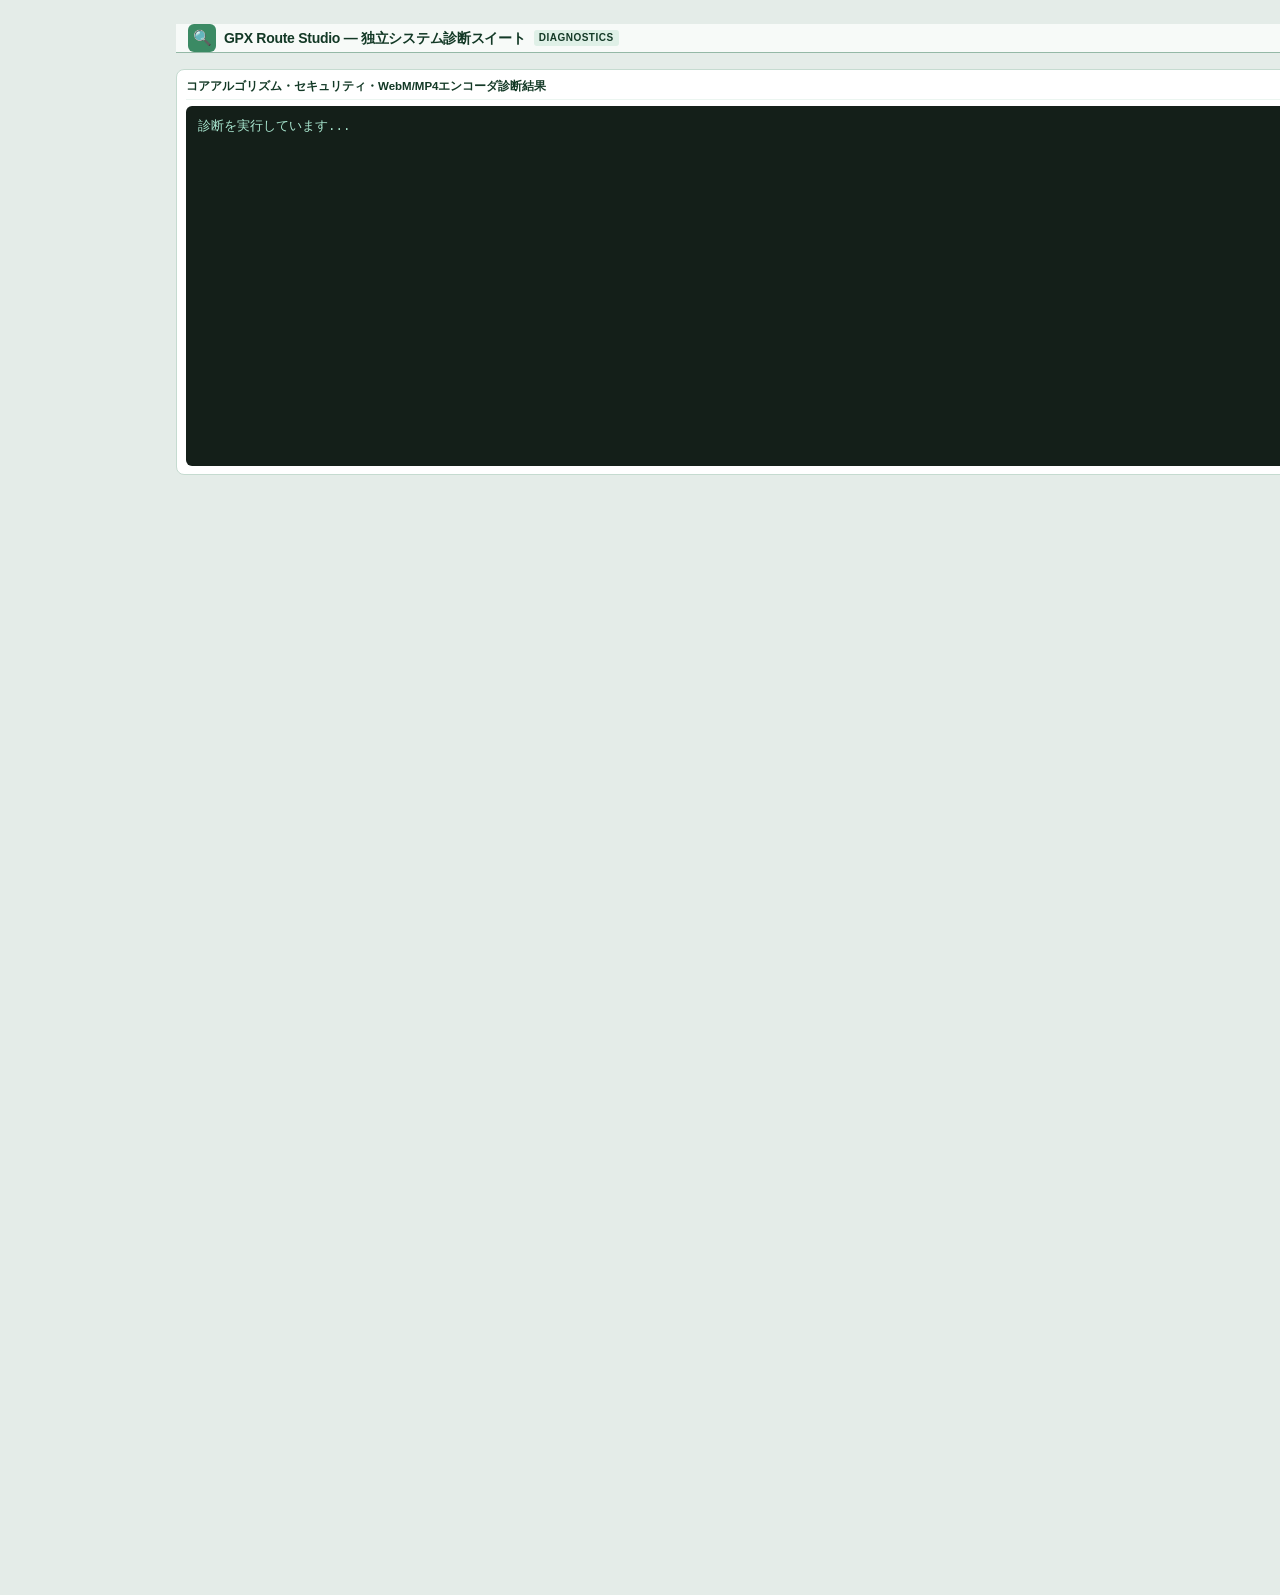
<file: test.html>
<!DOCTYPE html>
<html lang="ja">
<head>
  <meta charset="UTF-8">
  <meta name="viewport" content="width=device-width, initial-scale=1.0">
  <meta http-equiv="Content-Security-Policy" content="default-src 'none'; script-src 'self'; style-src 'self'; img-src blob: data:; media-src blob:; connect-src 'self'; base-uri 'none'; form-action 'none';">
  <title>システム自己診断テストスイート - GPX Route Studio</title>
  <link rel="stylesheet" href="style.css?v=20261023_4">
</head>
<body class="test-page-body">

  <div class="test-runner-container">
    <header class="topbar">
      <div class="brand">
        <div class="mark" aria-hidden="true">🔍</div>
        <span class="brand-name">GPX Route Studio — 独立システム診断スイート</span>
        <span class="brand-sub">DIAGNOSTICS</span>
      </div>
      <div class="topbar-right">
        <button type="button" id="btnRunDiagnostics" class="btn btn-primary">▶ 診断テストを再実行</button>
        <a href="index.html" class="btn btn-secondary">⬅ ワークステーション本体へ戻る</a>
      </div>
    </header>

    <main class="test-runner-main">
      <section class="dock-section">
        <div class="section-header">
          <h2>コアアルゴリズム・セキュリティ・WebM/MP4エンコーダ診断結果</h2>
          <span id="testSummaryBadge" class="badge">待機中</span>
        </div>
        <pre id="diagnosticOutput" class="test-box test-box-large">診断を実行しています...</pre>
      </section>
    </main>

    <!-- app.js のコアエンジンをロードするための最小オフスクリーンキャンバス -->
    <canvas id="mainCanvas" width="1920" height="1080" hidden></canvas>
  </div>

  <script src="app.js?v=20261023_4" defer></script>
  <script src="test.js?v=20261023_4" defer></script>
</body>
</html>
</file>
<file: style.css>
/* ==========================================================================
   GPX Route Studio Workstation - PC Exclusive Ergonomic Stylesheet (style.css)
   3-Pane Non-Scrolling Desktop Application Layout
   ========================================================================== */

:root {
  --uguisu: #3b8a64;
  --uguisu-hover: #2d7050;
  --uguisu-soft: #dff0e7;
  --deep: #133926;
  --pale: #ebf5f0;
  --bg-app: #e4ece8;
  --bg-panel: #f7faf8;
  --bg-card: #ffffff;
  --bg-viewport: #161a18;
  --ink: #14281e;
  --muted: #52695d;
  --line: #c5dbd0;
  --line-strong: #94b8a6;
  --danger: #b83232;
  --danger-bg: #fceaea;
  --focus: #3b8a64;

  --topbar-h: 46px;
  --statusbar-h: 28px;
  --dock-left-w: 380px;
  --dock-right-w: 350px;
  --radius-sm: 5px;
  --radius-md: 8px;
}

* {
  box-sizing: border-box;
}

[hidden] {
  display: none !important;
}

html,
body {
  margin: 0;
  padding: 0;
  width: 100vw;
  height: 100vh;
  overflow: hidden;
  background: var(--bg-app);
  color: var(--ink);
  font-family: -apple-system, BlinkMacSystemFont, "Segoe UI", "Hiragino Kaku Gothic ProN", "Noto Sans JP", Meiryo, sans-serif;
  font-size: 12.5px;
  line-height: 1.35;
  user-select: none;
  -webkit-font-smoothing: antialiased;
}

button,
input,
select {
  font: inherit;
}

/* ==========================================================================
   共通ボタン・入力コントロール
   ========================================================================== */
.btn {
  display: inline-flex;
  align-items: center;
  justify-content: center;
  gap: 4px;
  cursor: pointer;
  border: 1px solid var(--line-strong);
  border-radius: var(--radius-sm);
  padding: 5px 10px;
  background: var(--bg-card);
  color: var(--ink);
  font-weight: 650;
  font-size: 12px;
  line-height: 1.2;
  white-space: nowrap;
  text-decoration: none;
  transition: background-color 0.1s, border-color 0.1s, transform 0.05s;
}

.btn:hover:not(:disabled) {
  background: var(--uguisu-soft);
  border-color: var(--uguisu);
}

.btn:active:not(:disabled) {
  transform: translateY(1px);
}

.btn:disabled,
input:disabled,
select:disabled {
  opacity: 0.4;
  cursor: not-allowed;
}

.btn-primary {
  background: var(--uguisu);
  color: #ffffff;
  border-color: var(--deep);
}

.btn-primary:hover:not(:disabled) {
  background: var(--uguisu-hover);
  border-color: var(--deep);
}

.btn-secondary {
  background: var(--pale);
  color: var(--deep);
  border-color: var(--uguisu);
}

.btn-toolbar {
  padding: 5px 9px;
  background: var(--bg-card);
  border-color: var(--line);
}

.btn-sm {
  padding: 4px 8px;
  font-size: 11.5px;
}

.btn-xs {
  padding: 3px 6px;
  font-size: 11px;
  border-radius: 4px;
}

.btn-block {
  width: 100%;
}

.btn[aria-pressed="true"] {
  background: var(--deep);
  color: #ffffff;
  border-color: var(--deep);
}

button:focus-visible,
input:focus-visible,
select:focus-visible,
canvas:focus-visible,
.file-zone:focus-within {
  outline: 2px solid var(--focus);
  outline-offset: 1px;
}

/* ==========================================================================
   ワークステーション全体骨格（上バー・中央3ペイン・下ステータスバー）
   ========================================================================== */
.workstation {
  display: grid;
  grid-template-rows: var(--topbar-h) minmax(0, 1fr) var(--statusbar-h);
  width: 100vw;
  height: 100vh;
}

/* -------------------- 1. 上部グローバルコマンドバー -------------------- */
.topbar {
  background: var(--bg-panel);
  border-bottom: 1px solid var(--line-strong);
  padding: 0 12px;
  display: flex;
  align-items: center;
  justify-content: space-between;
  gap: 10px;
}

.topbar-left,
.topbar-right,
.toolbar-group {
  display: flex;
  align-items: center;
  gap: 6px;
}

.brand {
  display: flex;
  align-items: center;
  gap: 8px;
}

.mark {
  width: 28px;
  height: 28px;
  border-radius: 6px;
  background: var(--uguisu);
  color: #ffffff;
  display: grid;
  place-items: center;
  font-size: 15px;
}

.brand-name {
  font-weight: 800;
  font-size: 14px;
  color: var(--deep);
  letter-spacing: -0.02em;
}

.brand-sub {
  font-size: 10px;
  font-weight: 700;
  background: var(--uguisu-soft);
  color: var(--deep);
  padding: 1px 5px;
  border-radius: 3px;
  letter-spacing: 0.05em;
}

.divider-v {
  width: 1px;
  height: 22px;
  background: var(--line);
  margin: 0 4px;
}

/* -------------------- 2. 中央 3ペイン・メインワークスペース -------------------- */
.workspace-grid {
  display: grid;
  grid-template-columns: var(--dock-left-w) minmax(0, 1fr) var(--dock-right-w);
  grid-template-rows: minmax(0, 1fr);
  height: 100%;
  min-height: 0;
  overflow: hidden;
}

.dock {
  background: var(--bg-panel);
  display: flex;
  flex-direction: column;
  gap: 6px;
  padding: 7px;
  height: 100%;
  min-height: 0;
  overflow-y: auto;
}

.dock-left {
  border-right: 1px solid var(--line-strong);
}

.dock-right {
  border-left: 1px solid var(--line-strong);
}

.dock-section {
  background: var(--bg-card);
  border: 1px solid var(--line);
  border-radius: var(--radius-md);
  padding: 8px 9px;
  display: flex;
  flex-direction: column;
  gap: 6px;
  flex-shrink: 0;
}

.dock-section-grow {
  flex: 1;
  min-height: 150px;
  overflow: hidden;
}

.section-header {
  display: flex;
  align-items: center;
  justify-content: space-between;
  border-bottom: 1px solid var(--pale);
  padding-bottom: 3px;
}

.section-header h2 {
  margin: 0;
  font-size: 11.5px;
  font-weight: 750;
  color: var(--deep);
}

.sub-label {
  font-size: 10.5px;
  color: var(--muted);
  font-weight: 600;
}

.badge {
  background: var(--uguisu-soft);
  color: var(--deep);
  border: 1px solid var(--line);
  padding: 1px 6px;
  border-radius: 4px;
  font-size: 10.5px;
  font-weight: 700;
  font-variant-numeric: tabular-nums;
}

/* フォーム行 */
.control-row {
  display: flex;
  align-items: center;
  gap: 6px;
}

.control-row label {
  width: 66px;
  flex-shrink: 0;
  font-size: 11.5px;
  font-weight: 650;
  color: var(--ink);
}

.control-row input[type="range"] {
  flex: 1;
  accent-color: var(--uguisu);
  cursor: ew-resize;
  height: 5px;
  margin: 0;
}

.num-input {
  width: 50px;
  padding: 2px 4px;
  border: 1px solid var(--line-strong);
  border-radius: 4px;
  background: var(--bg-panel);
  color: var(--ink);
  font-size: 11.5px;
  font-weight: 700;
  text-align: right;
  font-variant-numeric: tabular-nums;
}

.unit {
  font-size: 11px;
  color: var(--muted);
  width: 16px;
}

.text-input,
.select-input {
  flex: 1;
  width: 100%;
  padding: 4px 7px;
  border: 1px solid var(--line-strong);
  border-radius: 4px;
  background: var(--bg-card);
  color: var(--ink);
  font-size: 11.5px;
}

.button-pair {
  display: grid;
  grid-template-columns: 1fr 1fr;
  gap: 6px;
}

.export-dock {
  display: grid;
  gap: 5px;
  margin-top: 2px;
}

/* 5つのプリセット配置サムネイル (.thumbs) */
.thumbs {
  display: grid;
  grid-template-columns: repeat(5, minmax(0, 1fr));
  gap: 4px;
}

.thumb {
  border: 1px solid var(--line);
  border-radius: 5px;
  padding: 2px;
  background: var(--bg-panel);
  cursor: pointer;
  transition: border-color 0.1s, background-color 0.1s;
}

.thumb:hover {
  border-color: var(--uguisu);
  background: var(--uguisu-soft);
}

.thumb canvas {
  width: 100%;
  height: auto;
  display: block;
  border-radius: 2px;
  background: #e3f1ea;
}

.thumb span {
  display: block;
  text-align: center;
  font-size: 9.5px;
  color: var(--deep);
  font-weight: 700;
  padding-top: 1px;
}

/* ==========================================================================
   左ドック：GPXポイント削減候補（元データ + 10%〜50%減の5候補）
   ========================================================================== */
.reduction-grid {
  display: grid;
  grid-template-columns: repeat(3, 1fr);
  gap: 4px;
}

.reduction-btn {
  display: flex;
  flex-direction: column;
  align-items: center;
  justify-content: center;
  padding: 4px 4px;
  border: 1px solid var(--line-strong);
  border-radius: 5px;
  background: var(--bg-panel);
  color: var(--ink);
  cursor: pointer;
  transition: 0.1s;
}

.reduction-btn:hover {
  background: var(--uguisu-soft);
  border-color: var(--uguisu);
}

.reduction-btn[aria-pressed="true"] {
  background: var(--uguisu);
  border-color: var(--deep);
  color: #ffffff;
  box-shadow: inset 0 0 0 1px rgba(255, 255, 255, 0.35);
}

.red-title {
  font-size: 11px;
  font-weight: 750;
  line-height: 1.15;
}

.red-pts {
  font-size: 10px;
  opacity: 0.88;
  font-variant-numeric: tabular-nums;
}

.reduction-footer {
  display: flex;
  align-items: center;
  justify-content: space-between;
  gap: 6px;
}

/* ==========================================================================
   左ドック：強化版 Waypointダイレクト編集スタジオ
   ========================================================================== */
.table-toolbar-4 {
  display: grid;
  grid-template-columns: repeat(4, 1fr);
  gap: 3px;
}

.wpt-table-head {
  display: grid;
  grid-template-columns: 38px 28px 1fr 34px 72px;
  gap: 3px;
  align-items: center;
  padding: 3px 5px;
  background: var(--pale);
  border: 1px solid var(--line);
  border-radius: 4px;
  font-size: 10px;
  font-weight: 700;
  color: var(--deep);
}

.wpt-table-body {
  flex: 1;
  overflow-y: auto;
  border: 1px solid var(--line);
  border-radius: 4px;
  background: var(--bg-panel);
  display: flex;
  flex-direction: column;
}

.wpt-row {
  display: grid;
  grid-template-columns: 38px 28px 1fr 34px 72px;
  gap: 3px;
  align-items: center;
  padding: 3px 5px;
  border-bottom: 1px solid var(--line);
  background: var(--bg-card);
}

.wpt-row:hover {
  background: var(--pale);
}

.wpt-row.is-blinking {
  background: #fff5f5;
}

.wpt-blink-btn {
  padding: 2px 0;
  font-size: 10px;
  border-radius: 4px;
  font-weight: 700;
  border: 1px solid var(--line-strong);
  background: var(--bg-panel);
  color: var(--muted);
  cursor: pointer;
}

.wpt-blink-btn[aria-pressed="true"] {
  background: #e03e36;
  border-color: #b8251e;
  color: #ffffff;
}

.wpt-vis-btn,
.wpt-dir-btn {
  padding: 2px 0;
  font-size: 10.5px;
  font-weight: 700;
  border-radius: 4px;
  border: 1px solid var(--line);
  background: var(--bg-panel);
  color: var(--deep);
  cursor: pointer;
}

.wpt-vis-btn[aria-pressed="false"] {
  opacity: 0.38;
}

.wpt-dir-btn:hover {
  background: var(--uguisu-soft);
  border-color: var(--uguisu);
}

.wpt-inline-input {
  width: 100%;
  padding: 2px 4px;
  border: 1px solid transparent;
  border-radius: 3px;
  background: transparent;
  color: var(--ink);
  font-size: 11.5px;
  font-weight: 600;
}

.wpt-inline-input:hover,
.wpt-inline-input:focus {
  border-color: var(--uguisu);
  background: #ffffff;
}

.wpt-ops {
  display: flex;
  align-items: center;
  justify-content: flex-end;
  gap: 2px;
}

.wpt-op-btn {
  width: 17px;
  height: 20px;
  padding: 0;
  border: 1px solid transparent;
  border-radius: 3px;
  background: transparent;
  color: var(--muted);
  font-size: 11px;
  font-weight: 700;
  cursor: pointer;
  display: grid;
  place-items: center;
}

.wpt-op-btn:hover:not(:disabled) {
  background: var(--uguisu-soft);
  border-color: var(--line-strong);
  color: var(--deep);
}

.wpt-op-btn.del:hover {
  color: var(--danger);
  background: var(--danger-bg);
  border-color: #e6b8b8;
}

/* ==========================================================================
   中央ペイン：常設ドロップバー ＆ 16:9 ビューポート
   ========================================================================== */
.viewport-pane {
  background: var(--bg-viewport);
  display: grid;
  grid-template-rows: auto 32px minmax(0, 1fr);
  position: relative;
  height: 100%;
  min-height: 0;
  overflow: hidden;
}

.file-zone {
  margin: 8px 12px 4px;
  padding: 7px 14px;
  border: 2px dashed #529e78;
  border-radius: var(--radius-md);
  background: rgba(59, 138, 100, 0.16);
  color: #e6f5ed;
  display: flex;
  align-items: center;
  justify-content: space-between;
  gap: 12px;
  cursor: pointer;
  position: relative;
  transition: background-color 0.15s, border-color 0.15s;
}

.file-zone:hover:not(.disabled),
.file-zone.dragover:not(.disabled) {
  background: rgba(59, 138, 100, 0.35);
  border-color: #82e0b2;
  border-style: solid;
}

.file-zone.disabled {
  opacity: 0.45;
  cursor: not-allowed;
}

.file-zone-main {
  font-weight: 700;
  font-size: 12px;
}

.file-zone input[type="file"] {
  position: absolute;
  width: 1px;
  height: 1px;
  opacity: 0;
  overflow: hidden;
  pointer-events: none;
}

.viewport-bar {
  background: #222825;
  border-top: 1px solid #333d38;
  border-bottom: 1px solid #333d38;
  padding: 0 12px;
  display: flex;
  align-items: center;
  justify-content: space-between;
  gap: 10px;
  color: #dce5e0;
}

.meta-text {
  font-size: 11.5px;
  color: #b4c4bc;
  white-space: nowrap;
  overflow: hidden;
  text-overflow: ellipsis;
}

.viewport-tools {
  display: flex;
  align-items: center;
  gap: 6px;
}

.preview {
  width: 100%;
  height: 100%;
  min-height: 0;
  display: flex;
  align-items: center;
  justify-content: center;
  position: relative;
  padding: 14px;
  overflow: hidden;
}

.preview.dragover {
  background: rgba(59, 138, 100, 0.22);
  outline: 3px dashed #6ee7b7;
  outline-offset: -8px;
}

.canvas-stage {
  position: relative;
  max-width: 100%;
  max-height: 100%;
  aspect-ratio: 16 / 9;
  display: flex;
  align-items: center;
  justify-content: center;
  box-shadow: 0 12px 40px rgba(0, 0, 0, 0.65);
  border: 1px solid #45524b;
}

.canvas-stage canvas {
  display: block;
  width: 100%;
  height: 100%;
  background: repeating-conic-gradient(#262b28 0% 25%, #1e2220 0% 50%) 50% / 24px 24px;
  cursor: grab;
  touch-action: none;
}

.canvas-stage canvas:active {
  cursor: grabbing;
}

.canvas-stage canvas.wpt-drag-cursor {
  cursor: move;
}

/* 16:9 セーフティガイド枠 */
.safety-guide {
  position: absolute;
  inset: 0;
  pointer-events: none;
  display: grid;
  place-items: center;
}

.guide-action-safe {
  width: 90%;
  height: 90%;
  border: 1px dashed rgba(100, 210, 255, 0.4);
  position: relative;
}

.guide-title-safe {
  position: absolute;
  width: 80%;
  height: 80%;
  border: 1px dashed rgba(255, 214, 10, 0.4);
}

.guide-label {
  position: absolute;
  top: 4px;
  left: 6px;
  font-size: 10px;
  color: rgba(255, 255, 255, 0.5);
  font-family: ui-monospace, monospace;
}

.guide-crosshair-h {
  position: absolute;
  width: 100%;
  height: 1px;
  background: rgba(255, 255, 255, 0.14);
}

.guide-crosshair-v {
  position: absolute;
  width: 1px;
  height: 100%;
  background: rgba(255, 255, 255, 0.14);
}

.empty {
  text-align: center;
  padding: 36px 28px;
  color: #c2d4cb;
  background: rgba(255, 255, 255, 0.04);
  border: 2px dashed #529e78;
  border-radius: 12px;
  max-width: 540px;
  cursor: pointer;
  transition: background-color 0.15s, border-color 0.15s;
}

.empty:hover {
  background: rgba(59, 138, 100, 0.18);
  border-color: #82e0b2;
}

.empty strong {
  display: block;
  color: #ffffff;
  font-size: 16px;
  margin-bottom: 10px;
}

.floating-editor {
  position: absolute;
  bottom: 18px;
  left: 50%;
  transform: translateX(-50%);
  background: var(--bg-card);
  border: 2px solid var(--uguisu);
  border-radius: var(--radius-md);
  padding: 8px 12px;
  display: flex;
  align-items: center;
  gap: 8px;
  box-shadow: 0 10px 30px rgba(0, 0, 0, 0.5);
  z-index: 30;
}

.floating-editor label {
  font-weight: 700;
  color: var(--deep);
  white-space: nowrap;
}

.inline-chk {
  display: inline-flex;
  align-items: center;
  gap: 4px;
  font-size: 11.5px;
  cursor: pointer;
}

/* ==========================================================================
   右ドック：カラースウォッチ（色見本チップ）＆インスペクター
   ========================================================================== */
.swatch-row {
  display: grid;
  grid-template-columns: repeat(10, 1fr);
  gap: 4px;
  align-items: center;
}

.swatch {
  width: 100%;
  aspect-ratio: 1 / 1;
  border-radius: 4px;
  border: 1.5px solid #8fa89b;
  padding: 0;
  cursor: pointer;
  position: relative;
}

.swatch[aria-pressed="true"] {
  border: 2px solid var(--deep);
  box-shadow: 0 0 0 2px #ffffff, 0 0 0 4px var(--uguisu);
  z-index: 2;
}

.swatch[data-color="#ffffff"] { background-color: #ffffff; }
.swatch[data-color="#529e78"] { background-color: #529e78; }
.swatch[data-color="#ffd60a"] { background-color: #ffd60a; }
.swatch[data-color="#ff9f0a"] { background-color: #ff9f0a; }
.swatch[data-color="#ff453a"] { background-color: #ff453a; }
.swatch[data-color="#64d2ff"] { background-color: #64d2ff; }
.swatch[data-color="#30d158"] { background-color: #30d158; }
.swatch[data-color="#bf5af2"] { background-color: #bf5af2; }
.swatch[data-color="#193326"] { background-color: #193326; }
.swatch[data-color="#0a84ff"] { background-color: #0a84ff; }
.swatch[data-color="#ff375f"] { background-color: #ff375f; }

.color-picker {
  width: 100%;
  height: 24px;
  padding: 0;
  border: 1px solid var(--line-strong);
  border-radius: 4px;
  background: none;
  cursor: pointer;
}

.hint-box {
  margin: 0;
  padding: 6px 8px;
  background: var(--pale);
  border-left: 3px solid var(--uguisu);
  border-radius: 3px;
  font-size: 11px;
  color: var(--deep);
}

.test-box {
  padding: 12px;
  border-radius: 6px;
  background: #141f19;
  color: #a8e6cf;
  font-size: 12.5px;
  line-height: 1.55;
  overflow-y: auto;
  white-space: pre-wrap;
  margin: 0;
  user-select: text;
  font-family: ui-monospace, SFMono-Regular, Consolas, monospace;
}

.test-box-large {
  min-height: 360px;
}

.privacy-box {
  background: var(--pale);
  border: 1px solid var(--line);
  padding: 7px 9px;
  border-radius: 5px;
  color: var(--muted);
  font-size: 11px;
  line-height: 1.35;
}

/* -------------------- 3. 下部ステータス＆ショートカットバー -------------------- */
.statusbar {
  background: var(--deep);
  color: #e2f0e9;
  padding: 0 14px;
  display: flex;
  align-items: center;
  justify-content: space-between;
  gap: 12px;
  font-size: 11.5px;
}

.status-msg {
  font-weight: 600;
  white-space: nowrap;
  overflow: hidden;
  text-overflow: ellipsis;
}

.status-msg.error {
  color: #ff9e9e;
  background: rgba(184, 50, 50, 0.35);
  padding: 2px 8px;
  border-radius: 4px;
}

.shortcut-hints {
  display: flex;
  align-items: center;
  gap: 12px;
  color: #a3c4b3;
  font-size: 11px;
  white-space: nowrap;
}

.frame-blocked {
  max-width: 480px;
  margin: 80px auto;
  padding: 24px;
  border: 2px solid var(--danger);
  border-radius: 16px;
  background: var(--danger-bg);
  color: var(--danger);
  text-align: center;
  font-weight: 700;
}

/* -------------------- 独立診断ページ (test.html) 用レイアウト -------------------- */
.test-page-body {
  overflow-y: auto;
  height: auto;
}

.test-runner-container {
  max-width: 960px;
  margin: 24px auto;
  padding: 0 16px;
  display: grid;
  gap: 16px;
}

.test-runner-main {
  display: grid;
  gap: 16px;
}
</file>
